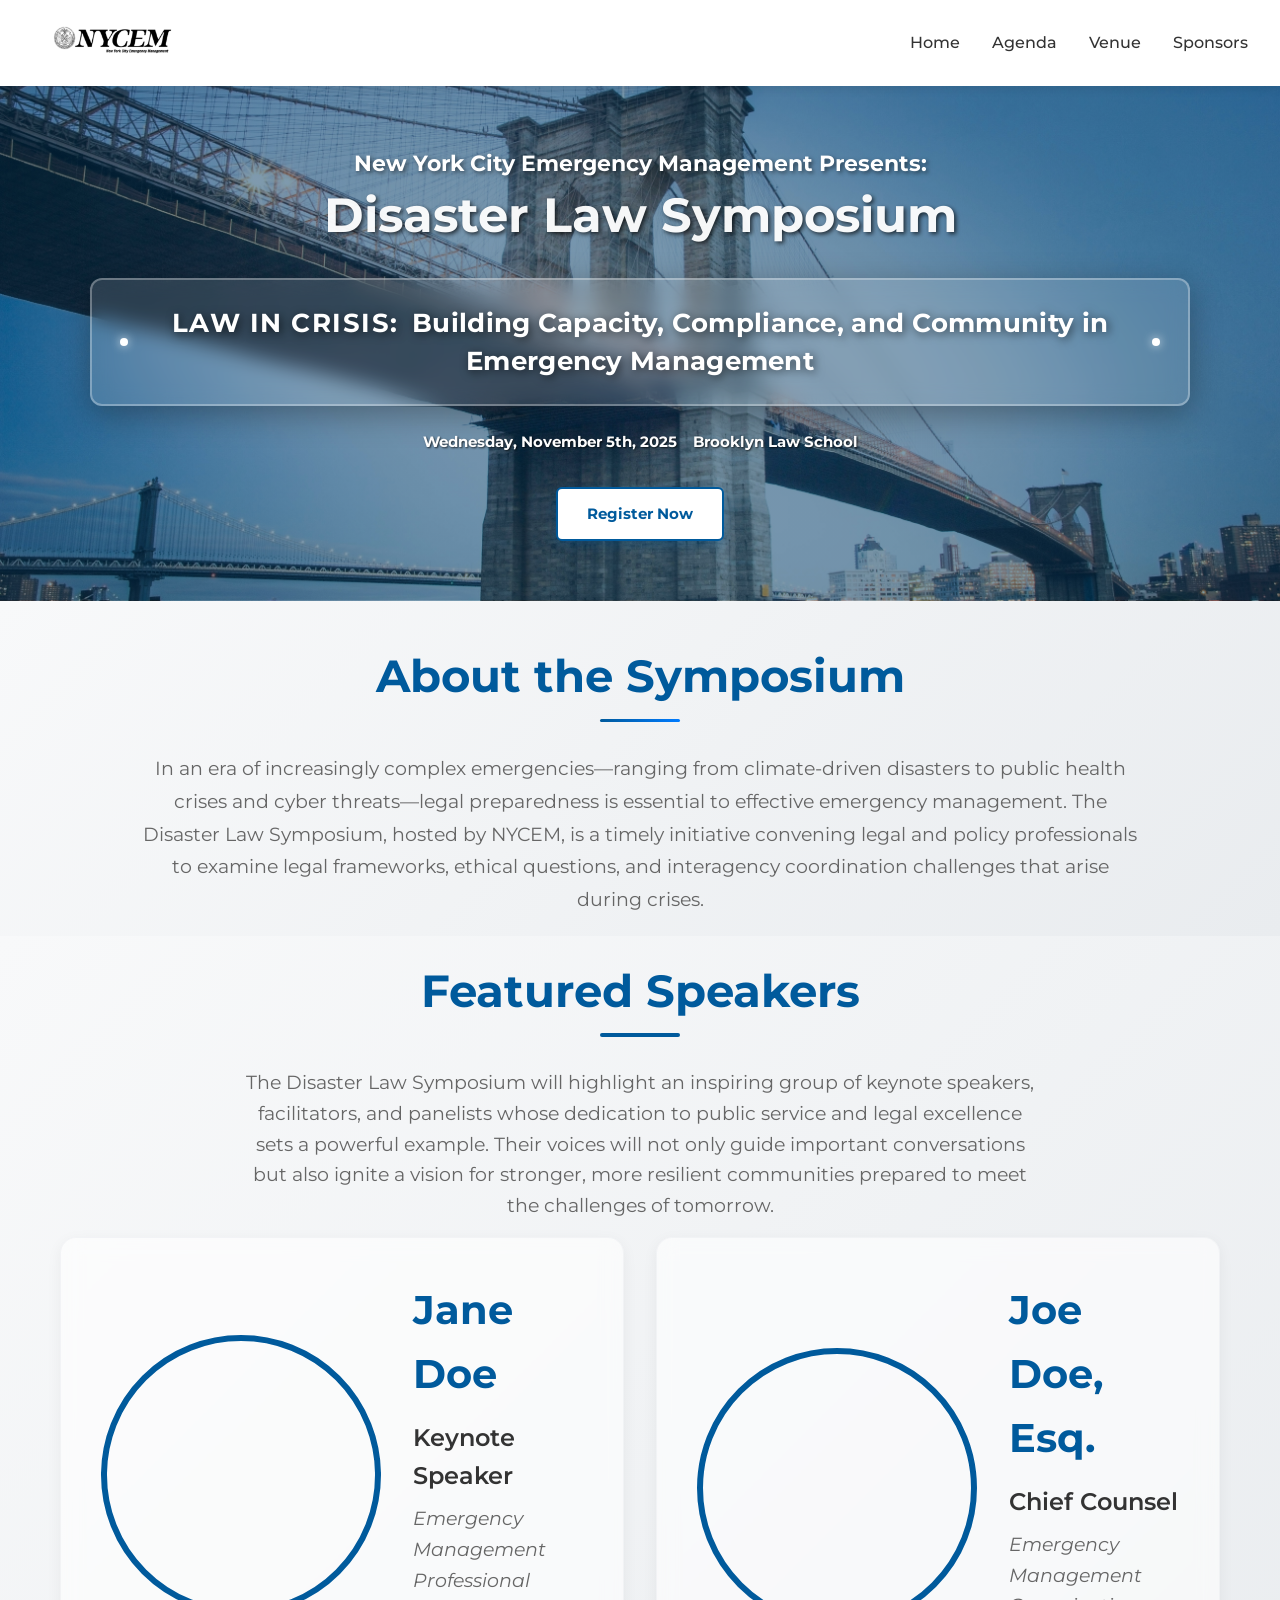
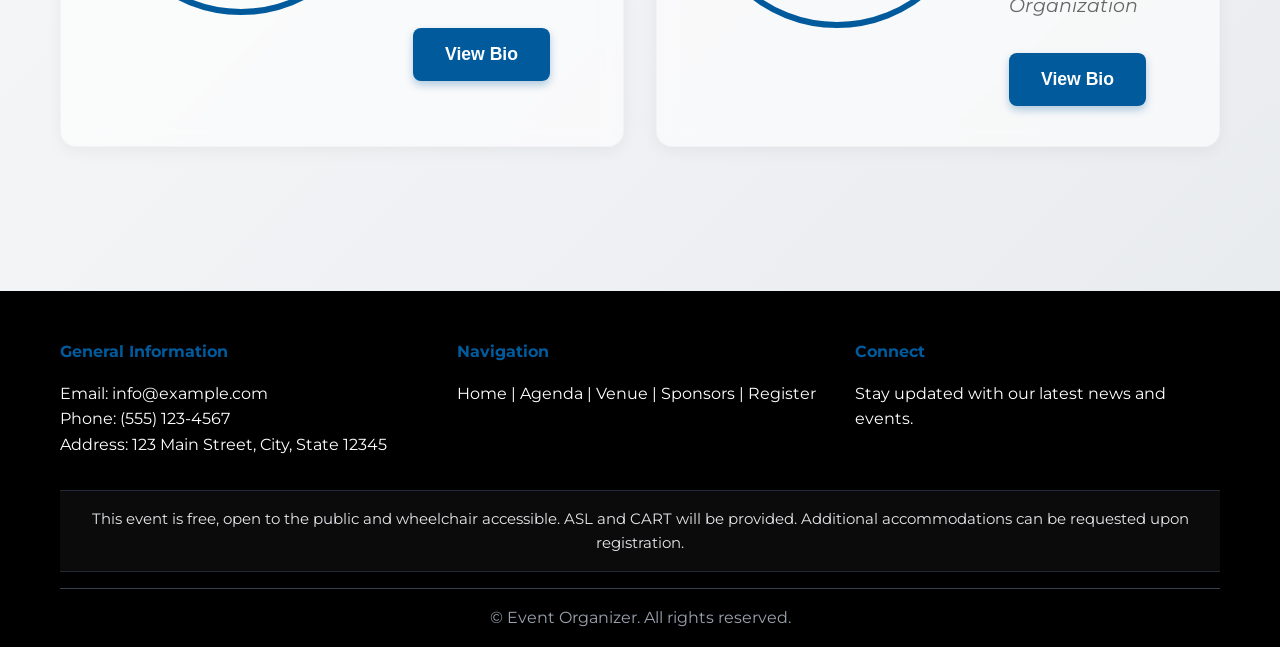
<file: index.html>
<!DOCTYPE html>
<html lang="en">
<head>
    <meta charset="UTF-8">
    <meta name="viewport" content="width=device-width, initial-scale=1.0, user-scalable=no, maximum-scale=1.0, minimum-scale=1.0">
    <title> Disaster Law Symposium </title>
    <link rel="stylesheet" href="index.css">
    <link href="https://fonts.googleapis.com/css2?family=Montserrat:wght@400;700&display=swap" rel="stylesheet">
    <link rel="stylesheet" href="https://cdnjs.cloudflare.com/ajax/libs/font-awesome/6.0.0/css/all.min.css">
    <!-- Preload critical images - Hero image gets highest priority -->
    <link rel="preload" as="image" href="SRC/alexander-rotker--sQ4FsomXEs-unsplash.jpg" fetchpriority="high">
    <link rel="preload" as="image" href="SRC/PH_HS.png">
</head>
<body>
    <!-- Header -->
    <header class="header">
        <nav class="navbar">
            <div class="nav-container">
                <div class="logo-container">
                    <img src="SRC/Screenshot 2025-09-04 161329.png" alt="Logo 1" class="logo-img">
                </div>
                <ul class="nav-menu">
                    <li><a href="index.html">Home</a></li>
                    <li><a href="agenda.html">Agenda</a></li>
                    <li><a href="venue.html">Venue</a></li>
                    <li><a href="sponsors.html">Sponsors</a></li>
                </ul>
                <div class="hamburger">
                    <span></span>
                    <span></span>
                    <span></span>
                </div>
            </div>
        </nav>
    </header>

    <!-- Hero Section -->
    <section id="home" class="hero">
        <!-- Hidden hero image for priority loading -->
        <img src="SRC/alexander-rotker--sQ4FsomXEs-unsplash.jpg" 
             alt="Disaster Law Symposium Hero" 
             style="display: none;" 
             fetchpriority="high" 
             loading="eager">
        <div class="hero-content">
            <div class="hero-text">
                <div class="hero-title">
                    <h1>New York City Emergency Management Presents:</h1>
                    <h2 class="hero-subtitle">Disaster Law Symposium</h2>
                </div>
                <div class="hero-theme-title">
                    <div class="theme-accent-line"></div>
                    <p class="theme-text"><span class="theme-kicker">Law in Crisis:</span> <span class="theme-rest">Building Capacity, Compliance, and Community in Emergency Management</span></p>
                    <div class="theme-accent-line"></div>
                </div>
                <div class="hero-details">
                    <div class="detail-item">
                        <span style="color: white; font-weight: bold;">Wednesday, November 5th, 2025</span>
                    </div>
                    <div class="detail-item">
                        <span style="color: white; font-weight: bold;">Brooklyn Law School</span>
                    </div>
                </div>
                <div class="hero-register">
                    <a href="register.html" class="btn-primary" style="text-decoration: none; display: inline-block;">Register Now</a>
                </div>
            </div>
        </div>
    </section>

    <!-- About Section -->
    <section id="about" class="about">
        <div class="container">
            <div class="about-content">
                <div class="about-info-column-full">
                    <h2>About the Symposium</h2>
                    <p class="section-subtitle">In an era of increasingly complex emergencies—ranging from climate-driven disasters to public health crises and cyber threats—legal preparedness is essential to effective emergency management. The Disaster Law Symposium, hosted by NYCEM, is a timely initiative convening legal and policy professionals to examine legal frameworks, ethical questions, and interagency coordination challenges that arise during crises.</p>
                </div>
            </div>
        </div>
    </section>

    <!-- Featured Speakers Section -->
    <section id="featured-speakers" class="featured-speakers">
        <div class="container">
            <div class="section-header">
                <h2>Featured Speakers</h2>
                <p class="section-subtitle">The Disaster Law Symposium will highlight an inspiring group of keynote speakers, facilitators, and panelists whose dedication to public service and legal excellence sets a powerful example. Their voices will not only guide important conversations but also ignite a vision for stronger, more resilient communities prepared to meet the challenges of tomorrow.</p>
            </div>
            
            <div class="featured-speakers-grid">
                <!-- Keynote Speaker -->
                <div class="featured-speaker-card keynote-card">
                    <div class="featured-speaker-content">
                        <div class="featured-speaker-image">
                            <img src="SRC/PH_HS.png" alt="Jane Doe" class="speaker-img" loading="eager" decoding="async">
                        </div>
                        <div class="featured-speaker-info">
                            <h3 class="featured-speaker-name">Jane Doe</h3>
                            <p class="featured-speaker-title">Keynote Speaker</p>
                            <p class="featured-speaker-organization">Emergency Management Professional</p>
                            <button class="speaker-bio-btn" data-speaker="keynote">View Bio</button>
                        </div>
                    </div>
                </div>
                
                <!-- Chief Counsel -->
                <div class="featured-speaker-card counsel-card">
                    <div class="featured-speaker-content">
                        <div class="featured-speaker-image">
                            <img src="SRC/PH_HS.png" alt="Joe Doe" class="speaker-img" loading="eager" decoding="async">
                        </div>
                        <div class="featured-speaker-info">
                            <h3 class="featured-speaker-name">Joe Doe, Esq.</h3>
                            <p class="featured-speaker-title">Chief Counsel</p>
                            <p class="featured-speaker-organization">Emergency Management Organization</p>
                            <button class="speaker-bio-btn" data-speaker="counsel">View Bio</button>
                        </div>
                    </div>
                </div>
            </div>
            
        </div>
    </section>

    <!-- Footer -->
    <footer class="footer">
        <div class="container">
            <div class="footer-content">
                <div class="footer-section">
                    <h4>General Information</h4>
                    <p>Email: info@example.com</p>
                    <p>Phone: (555) 123-4567</p>
                    <p>Address: 123 Main Street, City, State 12345</p>
                </div>
                <div class="footer-section">
                    <h4>Navigation</h4>
                    <p>Home | Agenda | Venue | Sponsors | Register</p>
                </div>
                <div class="footer-section">
                    <h4>Connect</h4>
                    <p>Stay updated with our latest news and events.</p>
                </div>
            </div>
            <div class="footer-notice">
                <p>This event is free, open to the public and wheelchair accessible. ASL and CART will be provided. Additional accommodations can be requested upon registration.</p>
            </div>
            <div class="footer-bottom">
                <p>&copy; Event Organizer. All rights reserved.</p>
            </div>
        </div>
    </footer>

    <!-- Speaker Bio Modal -->
    <div id="speakerModal" class="modal">
        <div class="modal-content speaker-modal-content">
            <span class="close speaker-modal-close">&times;</span>
            <div class="speaker-modal-info">
                <div class="speaker-modal-photo">
                    <!-- Speaker photo will be inserted here -->
                </div>
                <div class="speaker-modal-details">
                    <h3 id="modalSpeakerName"></h3>
                    <p id="modalSpeakerTitle"></p>
                    <p id="modalSpeakerOrganization"></p>
                    <div id="modalSpeakerBio"></div>
                </div>
            </div>
        </div>
    </div>

    <script src="index.js"></script>
</body>
</html>
</file>
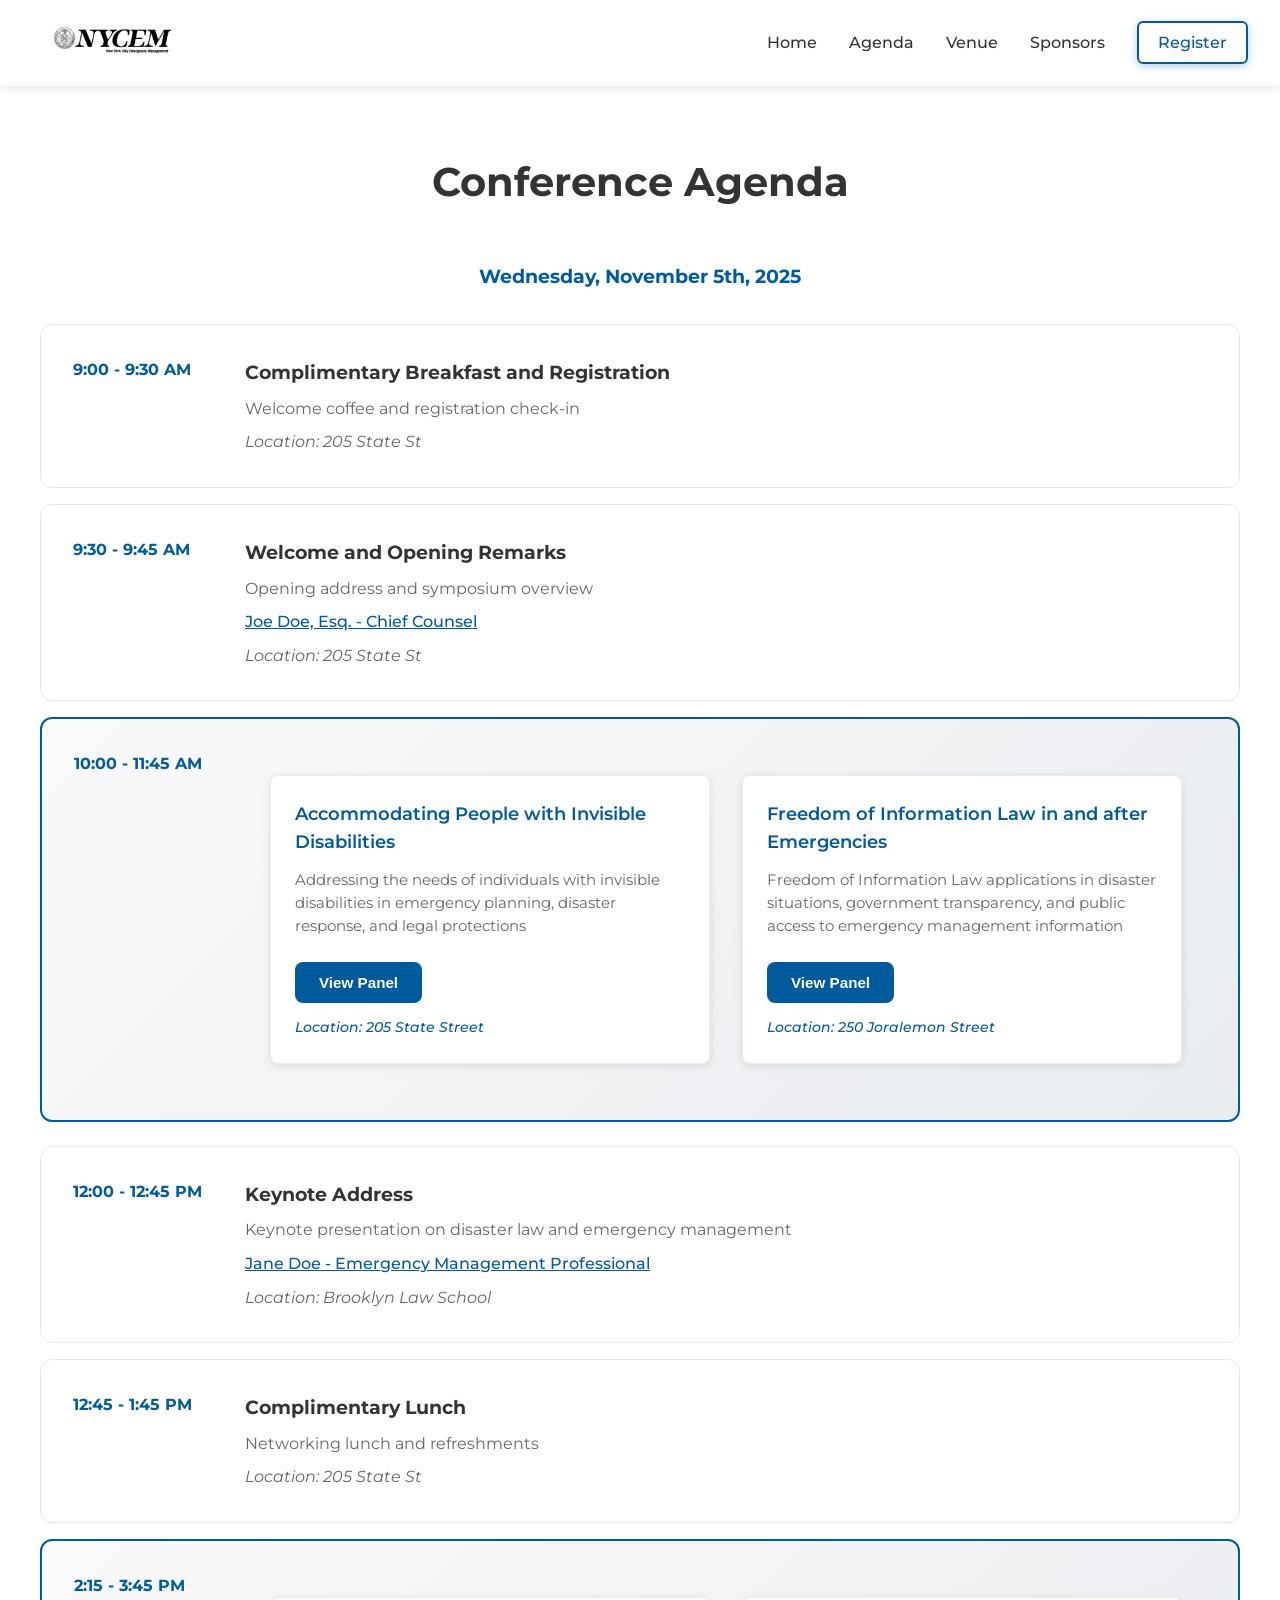
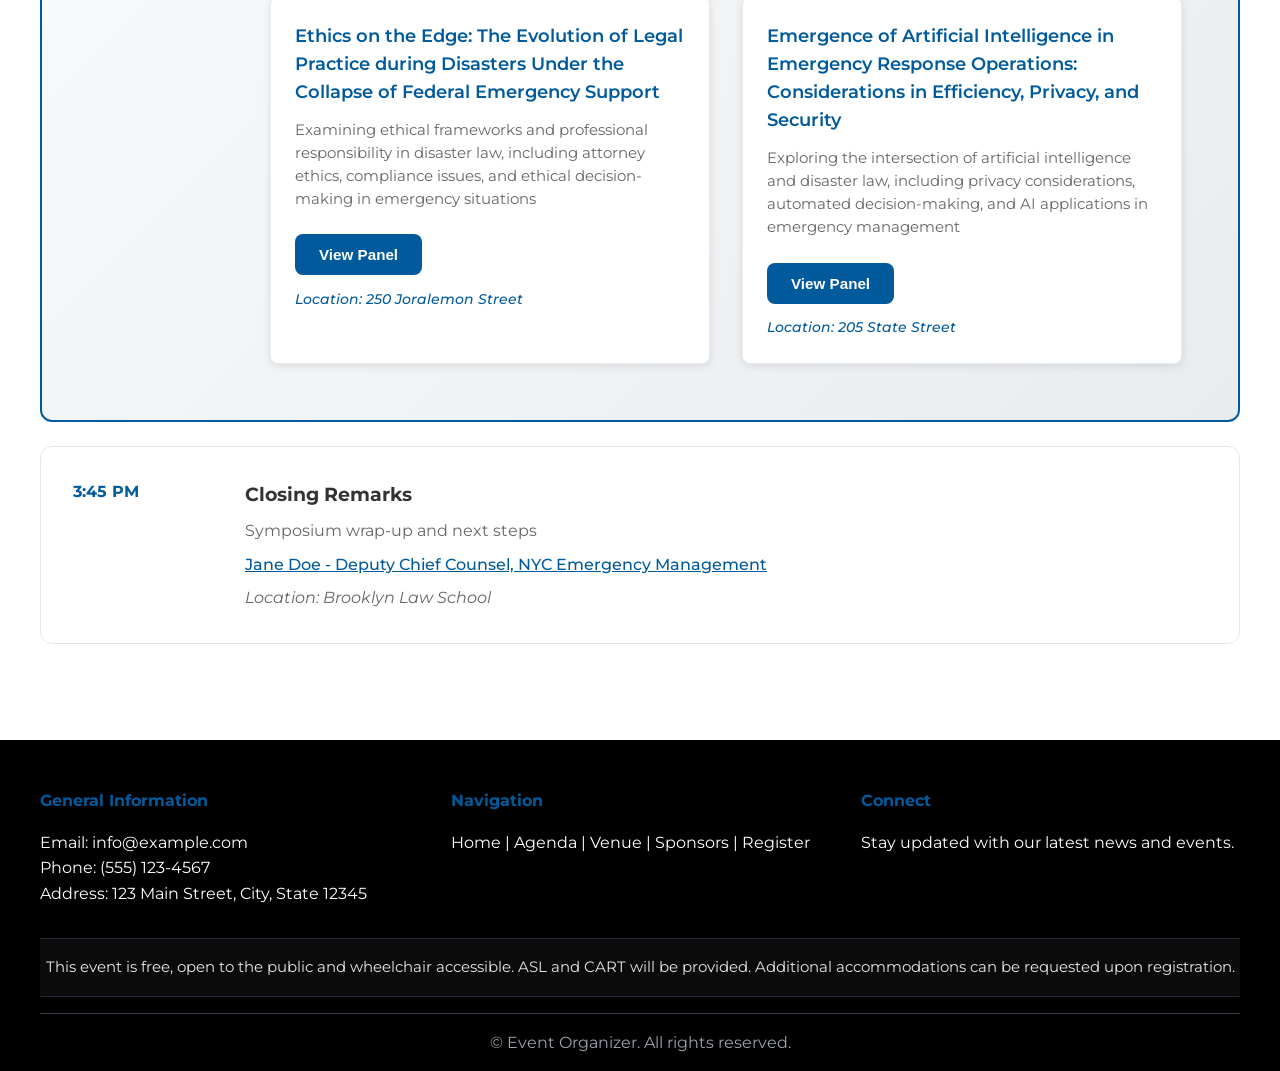
<file: agenda.html>
<!DOCTYPE html>
<html lang="en">
<head>
    <meta charset="UTF-8">
    <meta name="viewport" content="width=device-width, initial-scale=1.0, user-scalable=no, maximum-scale=1.0, minimum-scale=1.0">
    <title>Agenda - Disaster Law Symposium</title>
    <link rel="stylesheet" href="agenda.css">
    <link href="https://fonts.googleapis.com/css2?family=Montserrat:wght@400;700&display=swap" rel="stylesheet">
    <!-- Preload speaker headshots -->
    <link rel="preload" as="image" href="SRC/PH_HS.png">
</head>
<body>
    <!-- Header -->
    <header class="header">
        <nav class="navbar">
            <div class="nav-container">
                <div class="logo-container">
                    <img src="SRC/Screenshot 2025-09-04 161329.png" alt="Logo 1" class="logo-img">
                </div>
                <ul class="nav-menu">
                    <li><a href="index.html">Home</a></li>
                    <li><a href="agenda.html">Agenda</a></li>
                    <li><a href="venue.html">Venue</a></li>
                    <li><a href="sponsors.html">Sponsors</a></li>
                    <li><a href="register.html" class="nav-register-btn">Register</a></li>
                </ul>
                <div class="hamburger">
                    <span></span>
                    <span></span>
                    <span></span>
                </div>
            </div>
        </nav>
    </header>

    <!-- Agenda Section -->
    <section id="agenda" class="agenda">
        <div class="container">
            <h2>Conference Agenda</h2>
            <h3 style="text-align:center; color:#005A9C; margin-bottom:2rem;">Wednesday, November 5th, 2025</h3>
            <div class="agenda-content">
                <div class="schedule-item">
                    <div class="time">9:00 - 9:30 AM</div>
                    <div class="session">
                        <h4>Complimentary Breakfast and Registration</h4>
                        <p>Welcome coffee and registration check-in</p>
                        <span class="location">Location: 205 State St</span>
                    </div>
                </div>
                
                <div class="schedule-item">
                    <div class="time">9:30 - 9:45 AM</div>
                    <div class="session">
                        <h4>Welcome and Opening Remarks</h4>
                        <p>Opening address and symposium overview</p>
                        <span class="speaker clickable-speaker" data-speaker="counsel">Joe Doe, Esq. - Chief Counsel</span>
                        <span class="location">Location: 205 State St</span>
                    </div>
                </div>
                
                <div class="schedule-item parallel-session">
                    <div class="time">10:00 - 11:45 AM</div>
                    <div class="parallel-panels">
                        <div class="panel-session">
                            <h4 class="clickable-course" data-course="disabilities-course">Accommodating People with Invisible Disabilities</h4>
                            <p>Addressing the needs of individuals with invisible disabilities in emergency planning, disaster response, and legal protections</p>
                            <button class="view-panel-btn" data-panel="disabilities-panel">View Panel</button>
                            <span class="location">Location: 205 State Street</span>
                        </div>
                        <div class="panel-session">
                            <h4 class="clickable-course" data-course="foil-course">Freedom of Information Law in and after Emergencies</h4>
                            <p>Freedom of Information Law applications in disaster situations, government transparency, and public access to emergency management information</p>
                            <button class="view-panel-btn" data-panel="foil-panel">View Panel</button>
                            <span class="location">Location: 250 Joralemon Street</span>
                        </div>
                    </div>
                </div>
                
                <div class="schedule-item">
                    <div class="time">12:00 - 12:45 PM</div>
                    <div class="session">
                        <h4>Keynote Address</h4>
                        <p>Keynote presentation on disaster law and emergency management</p>
                        <span class="speaker clickable-speaker" data-speaker="keynote">Jane Doe - Emergency Management Professional</span>
                        <span class="location">Location: Brooklyn Law School</span>
                    </div>
                </div>
                
                <div class="schedule-item">
                    <div class="time">12:45 - 1:45 PM</div>
                    <div class="session">
                        <h4>Complimentary Lunch</h4>
                        <p>Networking lunch and refreshments</p>
                        <span class="location">Location: 205 State St</span>
                    </div>
                </div>
                
                <div class="schedule-item parallel-session">
                    <div class="time">2:15 - 3:45 PM</div>
                    <div class="parallel-panels">
                        <div class="panel-session">
                            <h4 class="clickable-course" data-course="ethics-course">Ethics on the Edge: The Evolution of Legal Practice during Disasters Under the Collapse of Federal Emergency Support</h4>
                            <p>Examining ethical frameworks and professional responsibility in disaster law, including attorney ethics, compliance issues, and ethical decision-making in emergency situations</p>
                            <button class="view-panel-btn" data-panel="ethics-panel">View Panel</button>
                            <span class="location">Location: 250 Joralemon Street</span>
                        </div>
                        <div class="panel-session">
                            <h4 class="clickable-course" data-course="ai-course">Emergence of Artificial Intelligence in Emergency Response Operations: Considerations in Efficiency, Privacy, and Security </h4>
                            <p>Exploring the intersection of artificial intelligence and disaster law, including privacy considerations, automated decision-making, and AI applications in emergency management</p>
                            <button class="view-panel-btn" data-panel="ai-panel">View Panel</button>
                            <span class="location">Location: 205 State Street</span>
                        </div>
                    </div>
                </div>
                
                <div class="schedule-item">
                    <div class="time">3:45 PM</div>
                    <div class="session">
                        <h4>Closing Remarks</h4>
                        <p>Symposium wrap-up and next steps</p>
                        <span class="speaker clickable-traci">Jane Doe - Deputy Chief Counsel, NYC Emergency Management</span>
                        <span class="location">Location: Brooklyn Law School</span>
                    </div>
                </div>
            </div>
        </div>
    </section>

    <!-- Footer -->
    <footer class="footer">
        <div class="container">
            <div class="footer-content">
                <div class="footer-section">
                    <h4>General Information</h4>
                    <p>Email: info@example.com</p>
                    <p>Phone: (555) 123-4567</p>
                    <p>Address: 123 Main Street, City, State 12345</p>
                </div>
                <div class="footer-section">
                    <h4>Navigation</h4>
                    <p>Home | Agenda | Venue | Sponsors | Register</p>
                </div>
                <div class="footer-section">
                    <h4>Connect</h4>
                    <p>Stay updated with our latest news and events.</p>
                </div>
            </div>
            <div class="footer-notice">
                <p>This event is free, open to the public and wheelchair accessible. ASL and CART will be provided. Additional accommodations can be requested upon registration.</p>
            </div>
            <div class="footer-bottom">
                <p>&copy; Event Organizer. All rights reserved.</p>
            </div>
        </div>
    </footer>

    <!-- Panel Modal -->
    <div id="panelModal" class="modal">
        <div class="modal-content panel-modal-content">
            <span class="close">&times;</span>
            <h3 id="panelModalTitle"></h3>
            <div id="panelModalSpeakers" class="panel-speakers-grid">
                <!-- Speaker cards will be populated here -->
            </div>
        </div>
    </div>

    <!-- Individual Speaker Bio Modal -->
    <div id="speakerBioModal" class="modal">
        <div class="modal-content speaker-modal-content">
            <span class="close speaker-modal-close">&times;</span>
            <div class="speaker-modal-info">
                <div class="speaker-modal-photo">
                    <!-- Speaker photo will be inserted here -->
                </div>
                <div class="speaker-modal-details">
                    <h3 id="speakerBioName"></h3>
                    <p id="speakerBioTitle"></p>
                    <p id="speakerBioOrganization"></p>
                    <div id="speakerBioText"></div>
                </div>
            </div>
        </div>
    </div>

    <!-- Speaker Modal -->
    <div id="speakerModal" class="modal">
        <div class="modal-content speaker-modal-content">
            <span class="close speaker-modal-close">&times;</span>
            <div class="speaker-modal-info">
                <div class="speaker-modal-photo">
                    <!-- Speaker photo will be inserted here -->
                </div>
                <div class="speaker-modal-details">
                    <h3 id="modalSpeakerName"></h3>
                    <p id="modalSpeakerTitle"></p>
                    <p id="modalSpeakerOrganization"></p>
                    <div id="modalSpeakerBio"></div>
                </div>
            </div>
        </div>
    </div>

    <!-- Course Information Modal -->
    <div id="courseModal" class="modal">
        <div class="modal-content course-modal-content">
            <span class="close">&times;</span>
            <h3 id="courseModalTitle"></h3>
            <div id="courseModalContent"></div>
        </div>
    </div>

    <script src="agenda.js"></script>
</body>
</html>
</file>
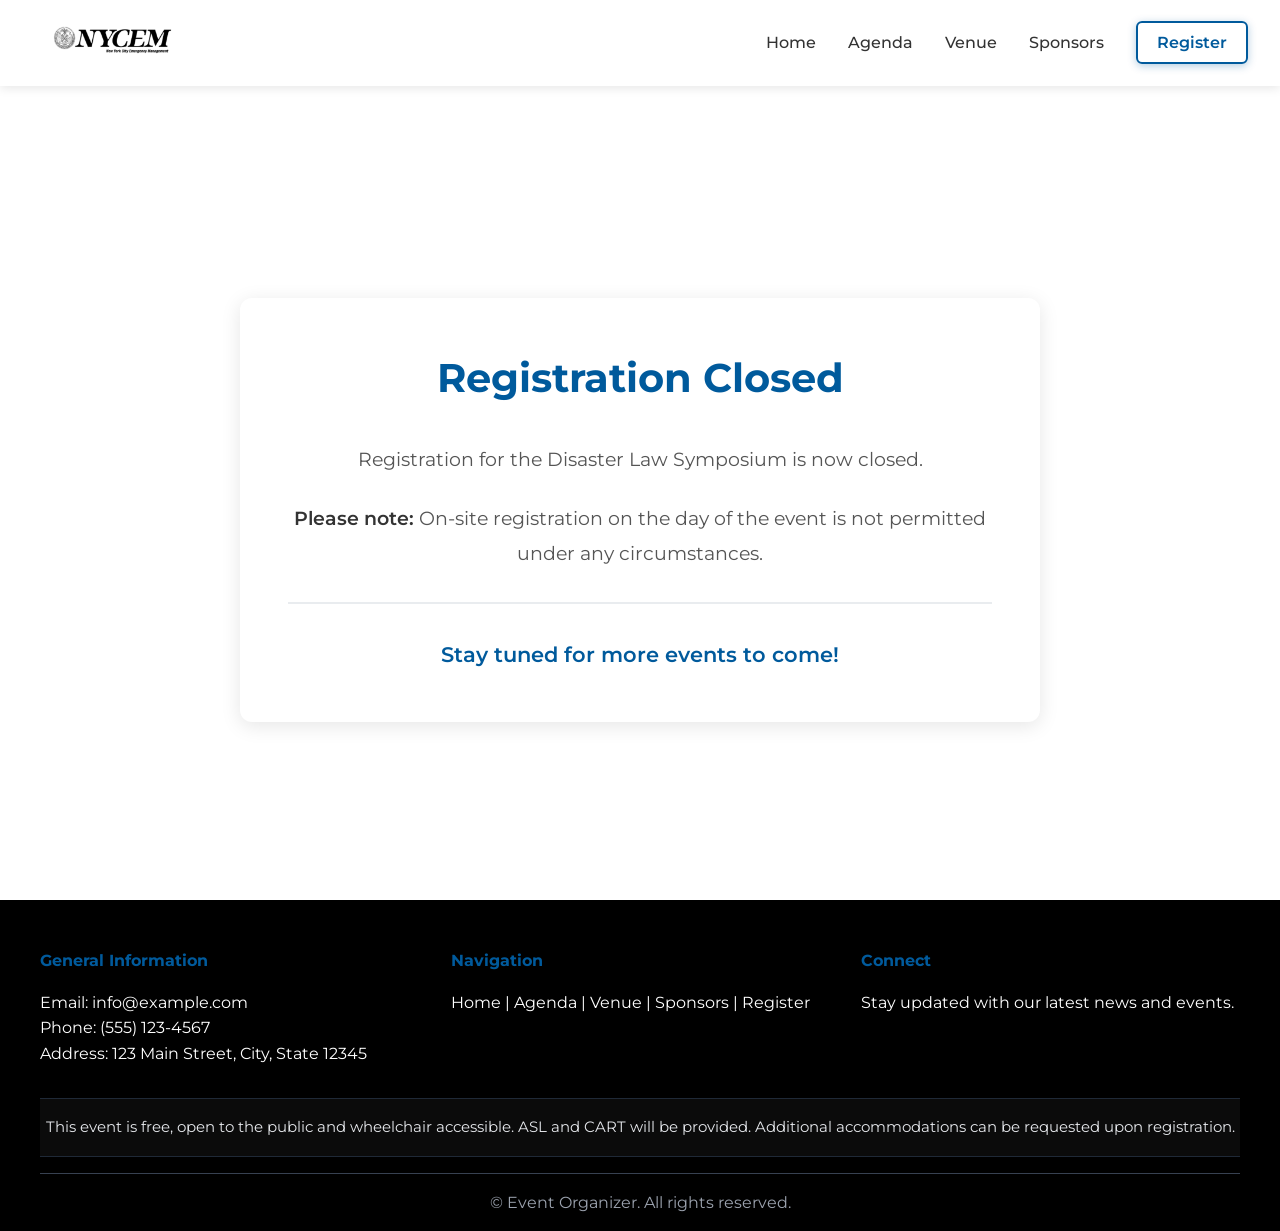
<file: register.html>
<!DOCTYPE html>
<html lang="en">
<head>
    <meta charset="UTF-8">
    <meta name="viewport" content="width=device-width, initial-scale=1.0, user-scalable=no, maximum-scale=1.0, minimum-scale=1.0">
    <title>Registration - Disaster Law Symposium</title>
    <link rel="stylesheet" href="register.css">
    <link href="https://fonts.googleapis.com/css2?family=Montserrat:wght@400;700&display=swap" rel="stylesheet">
</head>
<body>
    <!-- Header -->
    <header class="header">
        <nav class="navbar">
            <div class="nav-container">
                <div class="logo-container">
                    <img src="SRC/Screenshot 2025-09-04 161329.png" alt="Logo 1" class="logo-img">
                </div>
                <ul class="nav-menu">
                    <li><a href="index.html">Home</a></li>
                    <li><a href="agenda.html">Agenda</a></li>
                    <li><a href="venue.html">Venue</a></li>
                    <li><a href="sponsors.html">Sponsors</a></li>
                    <li><a href="register.html" class="nav-register-btn active-page">Register</a></li>
                </ul>
                <div class="hamburger">
                    <span></span>
                    <span></span>
                    <span></span>
                </div>
            </div>
        </nav>
    </header>

    <!-- Registration Section -->
    <section id="registration" class="registration">
        <div class="container">
            <div class="registration-content">
                <div class="registration-message">
                    <h2>Registration Closed</h2>
                    <div class="message-text">
                        <p>Registration for the Disaster Law Symposium is now closed.</p>
                        <p><strong>Please note:</strong> On-site registration on the day of the event is not permitted under any circumstances.</p>
                        <p class="stay-tuned">Stay tuned for more events to come!</p>
                    </div>
                </div>
            </div>
        </div>
    </section>

    <!-- Footer -->
    <footer class="footer">
        <div class="container">
            <div class="footer-content">
                <div class="footer-section">
                    <h4>General Information</h4>
                    <p>Email: info@example.com</p>
                    <p>Phone: (555) 123-4567</p>
                    <p>Address: 123 Main Street, City, State 12345</p>
                </div>
                <div class="footer-section">
                    <h4>Navigation</h4>
                    <p>Home | Agenda | Venue | Sponsors | Register</p>
                </div>
                <div class="footer-section">
                    <h4>Connect</h4>
                    <p>Stay updated with our latest news and events.</p>
                </div>
            </div>
            <div class="footer-notice">
                <p>This event is free, open to the public and wheelchair accessible. ASL and CART will be provided. Additional accommodations can be requested upon registration.</p>
            </div>
            <div class="footer-bottom">
                <p>&copy; Event Organizer. All rights reserved.</p>
            </div>
        </div>
    </footer>

    <script src="register.js"></script>
</body>
</html>
</file>
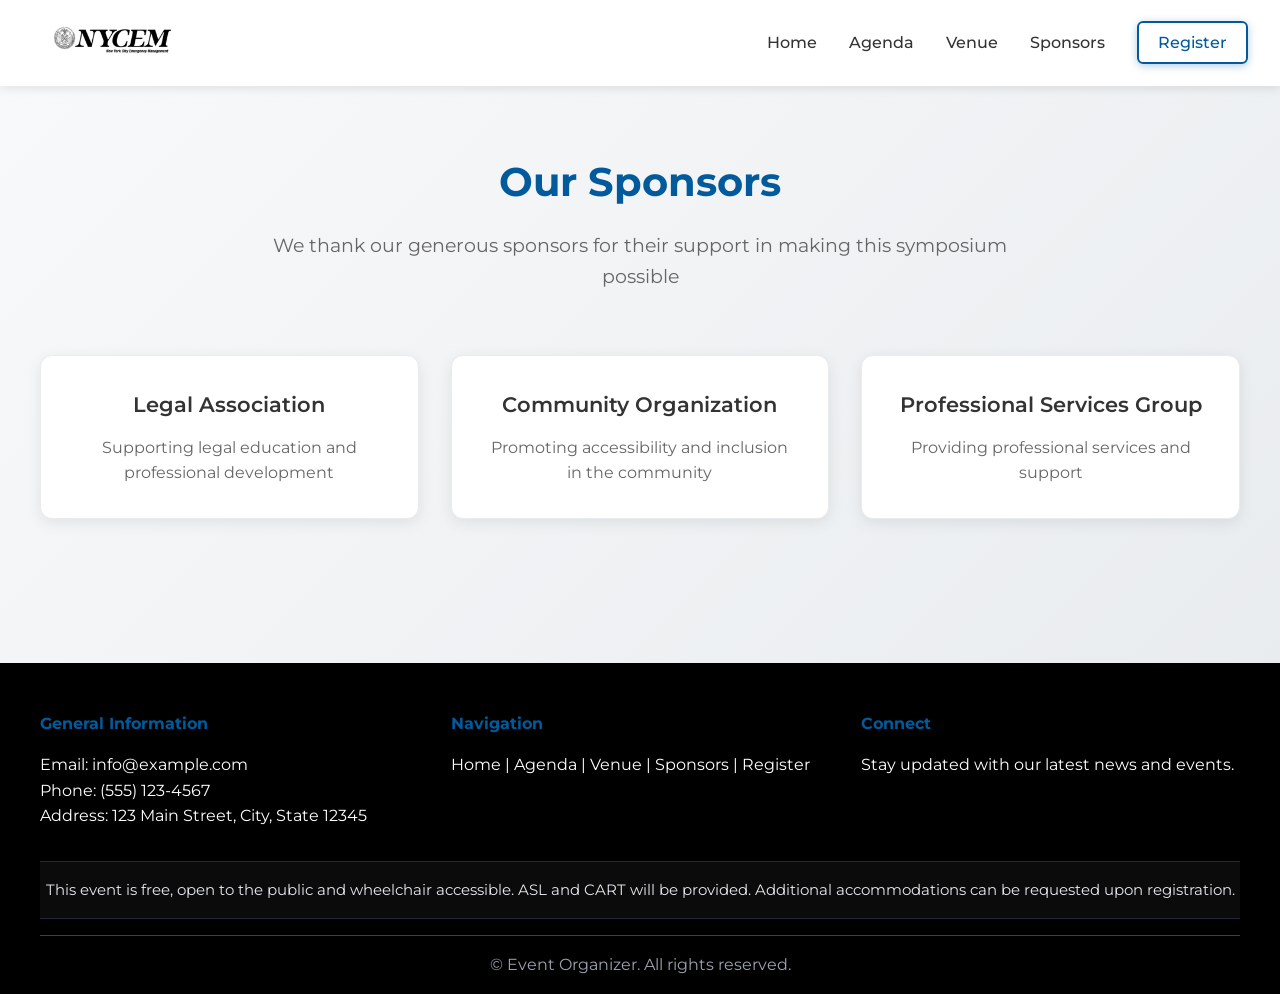
<file: sponsors.html>
<!DOCTYPE html>
<html lang="en">
<head>
    <meta charset="UTF-8">
    <meta name="viewport" content="width=device-width, initial-scale=1.0, user-scalable=no, maximum-scale=1.0, minimum-scale=1.0">
    <title>Sponsors - Disaster Law Symposium</title>
    <link rel="stylesheet" href="sponsors.css">
    <link href="https://fonts.googleapis.com/css2?family=Montserrat:wght@400;700&display=swap" rel="stylesheet">
    <link rel="stylesheet" href="https://cdnjs.cloudflare.com/ajax/libs/font-awesome/6.0.0/css/all.min.css">
</head>
<body>
    <!-- Header -->
    <header class="header">
        <nav class="navbar">
            <div class="nav-container">
                <div class="logo-container">
                    <img src="SRC/Screenshot 2025-09-04 161329.png" alt="Logo 1" class="logo-img">
                </div>
                <ul class="nav-menu">
                    <li><a href="index.html">Home</a></li>
                    <li><a href="agenda.html">Agenda</a></li>
                    <li><a href="venue.html">Venue</a></li>
                    <li><a href="sponsors.html">Sponsors</a></li>
                    <li><a href="register.html" class="nav-register-btn">Register</a></li>
                </ul>
                <div class="hamburger">
                    <span></span>
                    <span></span>
                    <span></span>
                </div>
            </div>
        </nav>
    </header>

    <!-- Sponsors Section -->
    <section id="sponsors" class="sponsors">
        <div class="container">
            <h2>Our Sponsors</h2>
            <p class="section-subtitle">We thank our generous sponsors for their support in making this symposium possible</p>
            
            <!-- Sponsors -->
            <div class="sponsor-tier">
                <div class="sponsors-grid supporting-sponsors">
                    <div class="sponsor-card supporting-sponsor">
                        <div class="sponsor-info">
                            <h4>Legal Association</h4>
                            <p class="sponsor-description">Supporting legal education and professional development</p>
                        </div>
                    </div>
                    <div class="sponsor-card supporting-sponsor">
                        <div class="sponsor-info">
                            <h4>Community Organization</h4>
                            <p class="sponsor-description">Promoting accessibility and inclusion in the community</p>
                        </div>
                    </div>
                    <div class="sponsor-card supporting-sponsor">
                        <div class="sponsor-info">
                            <h4>Professional Services Group</h4>
                            <p class="sponsor-description">Providing professional services and support</p>
                        </div>
                    </div>
                </div>
            </div>

        </div>
    </section>

    <!-- Footer -->
    <footer class="footer">
        <div class="container">
            <div class="footer-content">
                <div class="footer-section">
                    <h4>General Information</h4>
                    <p>Email: info@example.com</p>
                    <p>Phone: (555) 123-4567</p>
                    <p>Address: 123 Main Street, City, State 12345</p>
                </div>
                <div class="footer-section">
                    <h4>Navigation</h4>
                    <p>Home | Agenda | Venue | Sponsors | Register</p>
                </div>
                <div class="footer-section">
                    <h4>Connect</h4>
                    <p>Stay updated with our latest news and events.</p>
                </div>
            </div>
            <div class="footer-notice">
                <p>This event is free, open to the public and wheelchair accessible. ASL and CART will be provided. Additional accommodations can be requested upon registration.</p>
            </div>
            <div class="footer-bottom">
                <p>&copy; Event Organizer. All rights reserved.</p>
            </div>
        </div>
    </footer>

    <script src="sponsors.js"></script>
</body>
</html>
</file>
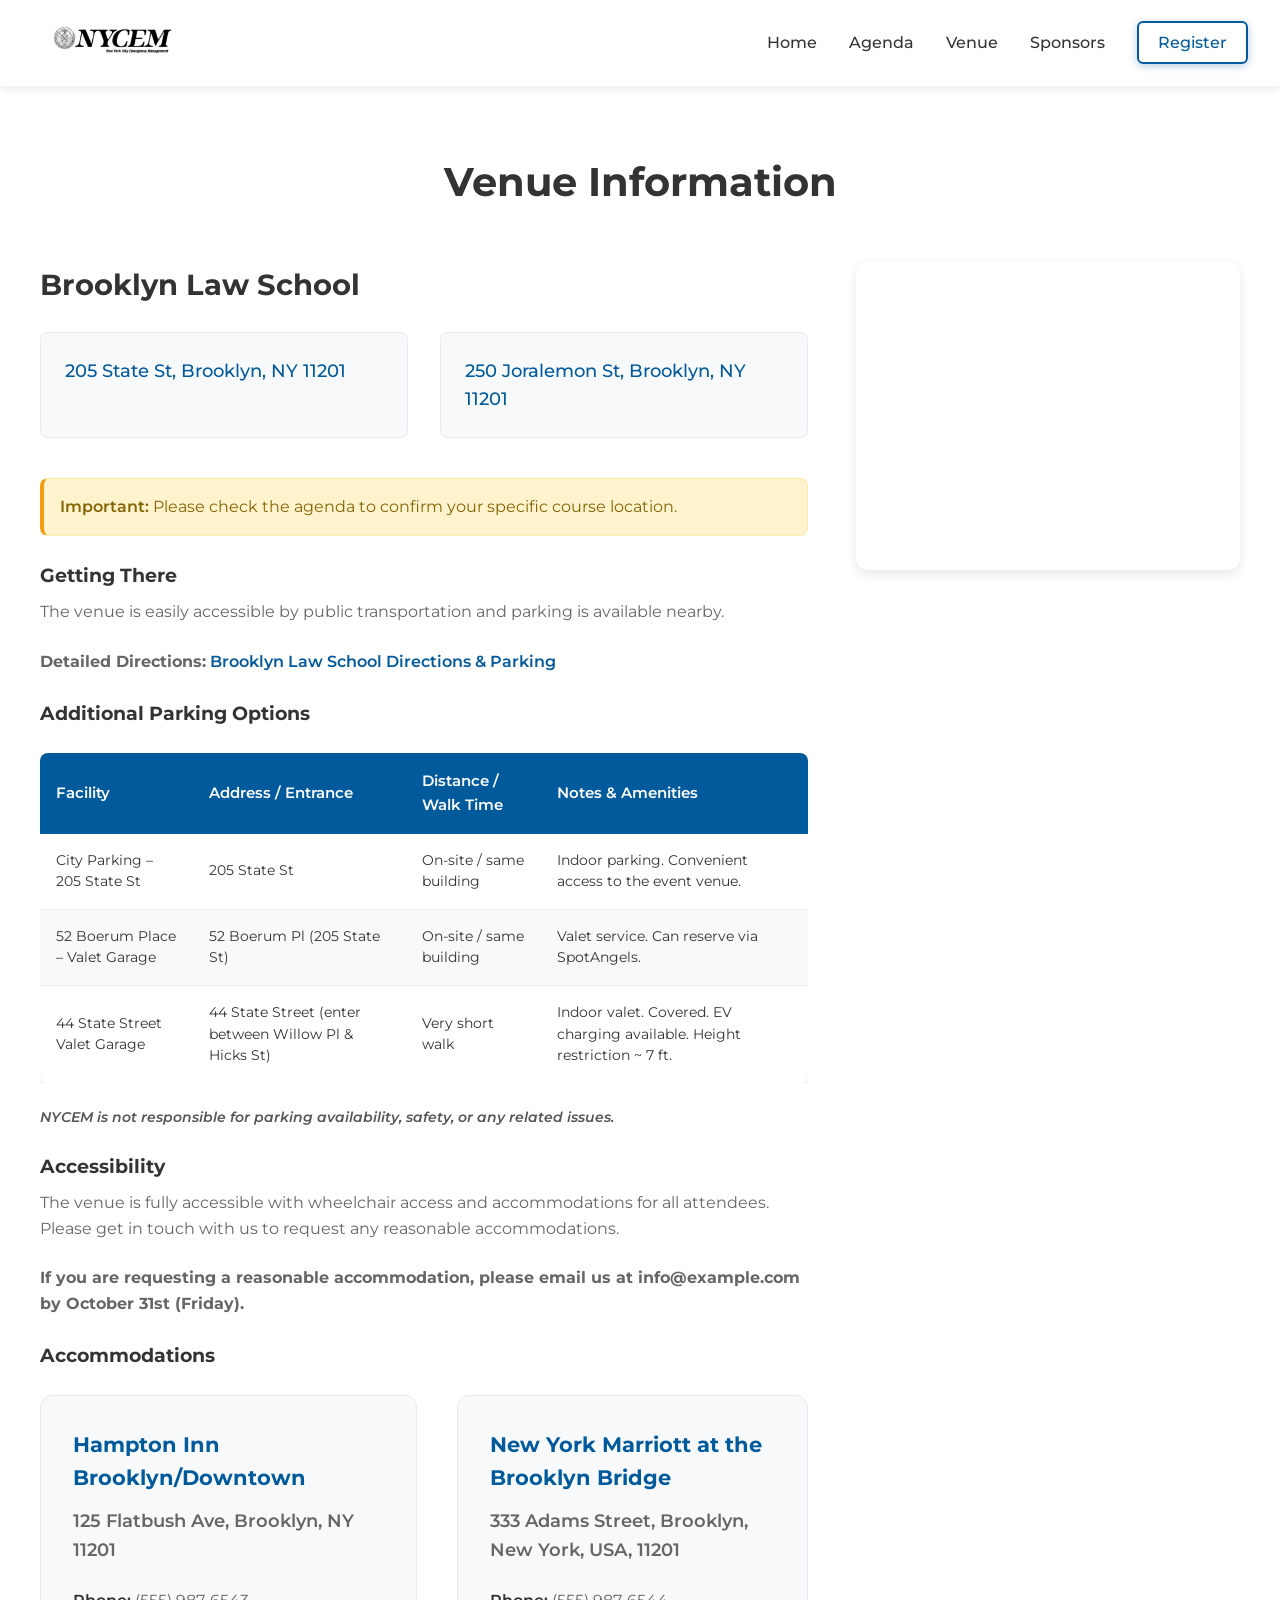
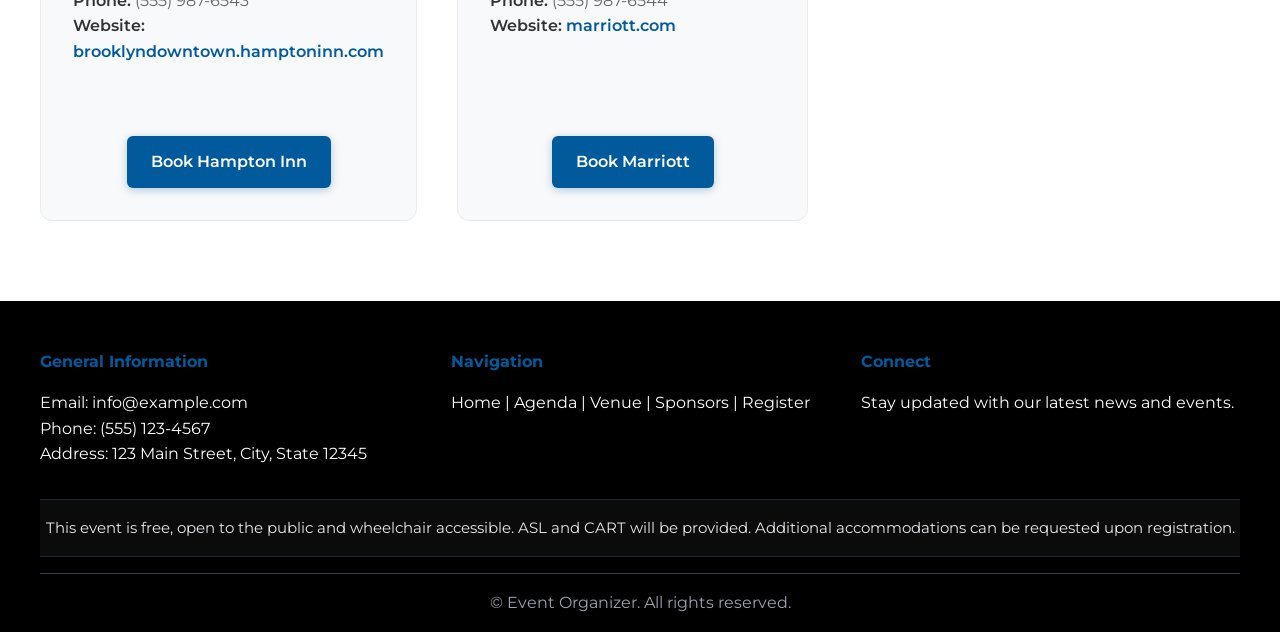
<file: venue.html>
<!DOCTYPE html>
<html lang="en">
<head>
    <meta charset="UTF-8">
    <meta name="viewport" content="width=device-width, initial-scale=1.0, user-scalable=no, maximum-scale=1.0, minimum-scale=1.0">
    <title>Venue - Disaster Law Symposium</title>
    <link rel="stylesheet" href="venue.css">
    <link href="https://fonts.googleapis.com/css2?family=Montserrat:wght@400;700&display=swap" rel="stylesheet">
</head>
<body>
    <!-- Header -->
    <header class="header">
        <nav class="navbar">
            <div class="nav-container">
                <div class="logo-container">
                    <img src="SRC/Screenshot 2025-09-04 161329.png" alt="Logo 1" class="logo-img">
                </div>
                <ul class="nav-menu">
                    <li><a href="index.html">Home</a></li>
                    <li><a href="agenda.html">Agenda</a></li>
                    <li><a href="venue.html">Venue</a></li>
                    <li><a href="sponsors.html">Sponsors</a></li>
                    <li><a href="register.html" class="nav-register-btn">Register</a></li>
                </ul>
                <div class="hamburger">
                    <span></span>
                    <span></span>
                    <span></span>
                </div>
            </div>
        </nav>
    </header>

    <!-- Venue Section -->
    <section id="venue" class="venue">
        <div class="container">
            <h2>Venue Information</h2>
            <div class="venue-content">
                <div class="venue-details">
                    <h3>Brooklyn Law School</h3>
                    <div class="venue-locations">
                        <div class="location-item">
                            <a href="https://www.google.com/maps/search/205+State+St,+Brooklyn,+NY+11201" target="_blank" class="location-address">205 State St, Brooklyn, NY 11201</a>
                        </div>
                        <div class="location-item">
                            <a href="https://www.google.com/maps/search/250+Joralemon+St,+Brooklyn,+NY+11201" target="_blank" class="location-address">250 Joralemon St, Brooklyn, NY 11201</a>
                        </div>
                    </div>
                    <div class="venue-disclaimer">
                        <p><strong>Important:</strong> Please check the agenda to confirm your specific course location.</p>
                    </div>
                    <div class="venue-info">
                        <h4>Getting There</h4>
                        <p>The venue is easily accessible by public transportation and parking is available nearby.</p>
                        <p><strong>Detailed Directions:</strong> <a href="https://www.brooklaw.edu/maps-directions-parking/directions/?utm_source=chatgpt.com" target="_blank" rel="noopener noreferrer">Brooklyn Law School Directions & Parking</a></p>
                        
                        <h4>Additional Parking Options</h4>
                        <div class="parking-table">
                            <table>
                                <thead>
                                    <tr>
                                        <th>Facility</th>
                                        <th>Address / Entrance</th>
                                        <th>Distance / Walk Time</th>
                                        <th>Notes & Amenities</th>
                                    </tr>
                                </thead>
                                <tbody>
                                    <tr>
                                        <td>City Parking – 205 State St</td>
                                        <td>205 State St</td>
                                        <td>On-site / same building</td>
                                        <td>Indoor parking. Convenient access to the event venue.</td>
                                    </tr>
                                    <tr>
                                        <td>52 Boerum Place – Valet Garage</td>
                                        <td>52 Boerum Pl (205 State St)</td>
                                        <td>On-site / same building</td>
                                        <td>Valet service. Can reserve via SpotAngels.</td>
                                    </tr>
                                    <tr>
                                        <td>44 State Street Valet Garage</td>
                                        <td>44 State Street (enter between Willow Pl & Hicks St)</td>
                                        <td>Very short walk</td>
                                        <td>Indoor valet. Covered. EV charging available. Height restriction ~ 7 ft.</td>
                                    </tr>
                                </tbody>
                            </table>
                        </div>
                        <p class="parking-disclaimer"><strong>NYCEM is not responsible for parking availability, safety, or any related issues.</strong></p>
                        
                        <h4>Accessibility</h4>
                        <p>The venue is fully accessible with wheelchair access and accommodations for all attendees. Please get in touch with us to request any reasonable accommodations.</p>
                        <p><strong>If you are requesting a reasonable accommodation, please email us at info@example.com by October 31st (Friday).</strong></p>
                        
                        <h4>Accommodations</h4>
                        <div class="hotels-container">
                            <div class="hotel-info">
                                <h5>Hampton Inn Brooklyn/Downtown</h5>
                                <p class="hotel-address">125 Flatbush Ave, Brooklyn, NY 11201</p>
                                <p class="hotel-contact">
                                    <strong>Phone:</strong> (555) 987-6543<br>
                                    <strong>Website:</strong> <a href="https://brooklyndowntown.hamptoninn.com" target="_blank" rel="noopener noreferrer">brooklyndowntown.hamptoninn.com</a>
                                </p>
                                <div class="hotel-booking">
                                    <a href="https://www.hilton.com/en/attend-my-event/nycbohx-91i-56cd82e6-5310-4304-835b-5afea1ef549f/" target="_blank" rel="noopener noreferrer" class="booking-btn">Book Hampton Inn</a>
                                </div>
                            </div>
                            
                            <div class="hotel-info">
                                <h5>New York Marriott at the Brooklyn Bridge</h5>
                                <p class="hotel-address">333 Adams Street, Brooklyn, New York, USA, 11201</p>
                                <p class="hotel-contact">
                                    <strong>Phone:</strong> (555) 987-6544<br>
                                    <strong>Website:</strong> <a href="https://www.marriott.com/en-us/hotels/nycbk-new-york-marriott-at-the-brooklyn-bridge/overview/?scid=ba372e19-3116-406f-8c8c-cd1679a20d2d" target="_blank" rel="noopener noreferrer">marriott.com</a>
                                </p>
                                <div class="hotel-booking">
                                    <a href="https://book.passkey.com/event/51103702/owner/13490/home?utm_campaign=298379295" target="_blank" rel="noopener noreferrer" class="booking-btn">Book Marriott</a>
                                </div>
                            </div>
                        </div>
                    </div>
                </div>
                <div class="venue-map">
                    <div class="map-placeholder">
                        <iframe 
                            src="https://www.google.com/maps/embed?pb=!1m18!1m12!1m3!1d3024.1234567890123!2d-73.98765432109876!3d40.69234567890123!2m3!1f0!2f0!3f0!3m2!1i1024!2i768!4f13.1!3m3!1m2!1s0x0%3A0x0!2zNDDCsDQxJzM0LjQiTiA3M8KwNTknMTUuNiJX!5e0!3m2!1sen!2sus!4v1234567890123"
                            width="100%" 
                            height="300" 
                            style="border:0;" 
                            allowfullscreen="" 
                            loading="lazy" 
                            referrerpolicy="no-referrer-when-downgrade">
                        </iframe>
                    </div>
                </div>
            </div>
        </div>
    </section>

    <!-- Footer -->
    <footer class="footer">
        <div class="container">
            <div class="footer-content">
                <div class="footer-section">
                    <h4>General Information</h4>
                    <p>Email: info@example.com</p>
                    <p>Phone: (555) 123-4567</p>
                    <p>Address: 123 Main Street, City, State 12345</p>
                </div>
                <div class="footer-section">
                    <h4>Navigation</h4>
                    <p>Home | Agenda | Venue | Sponsors | Register</p>
                </div>
                <div class="footer-section">
                    <h4>Connect</h4>
                    <p>Stay updated with our latest news and events.</p>
                </div>
            </div>
            <div class="footer-notice">
                <p>This event is free, open to the public and wheelchair accessible. ASL and CART will be provided. Additional accommodations can be requested upon registration.</p>
            </div>
            <div class="footer-bottom">
                <p>&copy; Event Organizer. All rights reserved.</p>
            </div>
        </div>
    </footer>

    <script src="venue.js"></script>
</body>
</html>
</file>
<file: index.css>
/* Reset and Base Styles */
* {
    margin: 0;
    padding: 0;
    box-sizing: border-box;
}

/* Optimize image loading performance */
img {
    content-visibility: auto;
    contain-intrinsic-size: 0 0;
}

body {
    font-family: 'Montserrat', BlinkMacSystemFont, 'Segoe UI', Roboto, sans-serif;
    line-height: 1.6;
    color: #333;
    background-color: #ffffff;
    overflow-x: hidden;
}

.container {
    max-width: 1600px;
    width: 100%;
    margin: 0 auto;
    padding: 0 60px;
}

@media (max-width: 768px) {
    .container {
        padding: 0 20px;
    }
}

/* Header Styles */
.header {
    background: #fff;
    box-shadow: 0 2px 10px rgba(0,0,0,0.1);
    position: fixed;
    width: 100%;
    top: 0;
    z-index: 1000;
}

.nav-container {
    max-width: none;
    width: 100%;
    margin: 0;
    display: flex;
    justify-content: space-between;
    align-items: center;
    padding: 0.8rem 2rem;
}

.logo-container {
    display: flex;
    align-items: center;
    gap: 15px;
}

.logo-img {
    height: 60px;
    width: auto;
}

.nav-menu {
    display: flex;
    list-style: none;
    gap: 2rem;
    align-items: center;
    flex: 1;
    justify-content: flex-end;
}

.nav-menu a {
    text-decoration: none;
    color: #333;
    font-weight: 500;
    transition: color 0.3s ease;
}

.nav-menu a:hover {
    color: #005A9C;
}

.nav-menu a.active-page {
    color: #005A9C;
    font-weight: 600;
}

/* Dropdown Styles */
.dropdown {
    position: relative;
    display: inline-block;
}

.dropbtn {
    display: flex;
    align-items: center;
    gap: 0.5rem;
}

.dropdown-arrow {
    font-size: 0.8rem;
}

.dropdown-content {
    display: none;
    position: absolute;
    top: 100%;
    left: 0;
    background-color: white;
    min-width: 200px;
    box-shadow: 0 8px 16px rgba(0,0,0,0.15);
    border-radius: 8px;
    z-index: 1000;
    padding: 0.5rem 0;
    margin-top: 0.5rem;
    border: 1px solid white;
}

.dropdown-content a {
    color: #374151;
    padding: 0.75rem 1.5rem;
    text-decoration: none;
    display: block;
    border-radius: 0;
}

.dropdown-content a:hover {
    background-color: #f3f4f6;
    color: #dc2626;
}

.dropdown:hover .dropdown-content {
    display: block;
}

.register-btn {
    background: #005A9C !important;
    color: white !important;
    padding: 0.75rem 1.5rem;
    border-radius: 8px;
}

.nav-register-btn {
    background: #ffffff !important;
    color: #005A9C !important;
    padding: 0.6rem 1.2rem;
    border-radius: 6px;
    font-weight: 700;
    box-shadow: 0 2px 8px rgba(0, 90, 156, 0.3);
    border: 2px solid #005A9C;
}

.hamburger {
    display: none;
    flex-direction: column;
    cursor: pointer;
}

.hamburger span {
    width: 25px;
    height: 3px;
    background: #333;
    margin: 3px 0;
}

/* Hero Section */
.hero {
    background: linear-gradient(rgba(0, 54, 94, 0.5), rgba(0, 54, 94, 0.5)), url('SRC/alexander-rotker--sQ4FsomXEs-unsplash.jpg');
    background-size: cover;
    background-position: center bottom;
    background-repeat: no-repeat;
    background-attachment: scroll;
    color: white;
    padding: 80px 0 60px;
    margin-top: 70px;
    position: relative;
    overflow: hidden;
    /* Optimize for faster rendering */
    will-change: transform;
    contain: layout style paint;
}

/* Hero loaded state for smooth transition */
.hero.hero-loaded {
    background-image: linear-gradient(rgba(0, 54, 94, 0.5), rgba(0, 54, 94, 0.5)), url('SRC/alexander-rotker--sQ4FsomXEs-unsplash.jpg');
    transition: background-image 0.3s ease-in-out;
}

.hero-content {
    width: 100%;
    max-width: 1600px;
    margin: 0 auto;
    padding: 0 60px;
    position: relative;
    z-index: 3;
    text-align: center;
    overflow: visible;
}

.hero-text {
    width: 100%;
    max-width: 1100px;
    margin: 0 auto;
    position: relative;
    overflow: visible;
}

.hero-description {
    margin-top: 2rem;
}

.hero-description p {
    font-size: 1.1rem;
    line-height: 1.6;
    color: #e8f4f8;
    margin-bottom: 0;
}

.hero-register {
    margin-top: 2rem;
    text-align: center;
}

.hero-title {
    margin-bottom: 1rem;
}

.hero h1 {
    font-size: 1.4rem;
    font-weight: 700;
    margin-bottom: 0;
    line-height: 1.2;
    text-shadow: 2px 2px 4px rgba(0,0,0,0.5);
    flex: 1;
}

.hero-subtitle {
    font-size: 3rem;
    margin-bottom: 1rem;
    opacity: 0.95;
    font-weight: 700;
    text-shadow: 2px 2px 4px rgba(0,0,0,0.7);
    color: #ffffff;
}

/* Hero Theme Title Styling */
.hero-theme-title {
    display: flex;
    align-items: center;
    gap: 1.5rem;
    margin: 1.5rem 0;
    padding: 1.5rem 2rem;
    background: rgba(255, 255, 255, 0.12);
    backdrop-filter: blur(10px);
    border-radius: 12px;
    border: 2px solid rgba(255, 255, 255, 0.3);
    box-shadow: 0 8px 32px rgba(0, 0, 0, 0.3);
}

.theme-accent-line {
    flex: 1;
    height: 2px;
    background: linear-gradient(90deg, transparent, rgba(255, 255, 255, 0.8), transparent);
    position: relative;
}

.theme-accent-line::before {
    content: '';
    position: absolute;
    left: 50%;
    top: 50%;
    transform: translate(-50%, -50%);
    width: 8px;
    height: 8px;
    background: white;
    border-radius: 50%;
    box-shadow: 0 0 10px rgba(255, 255, 255, 0.8);
}

.theme-text {
    font-size: 1.6rem;
    font-weight: 700;
    color: #ffffff;
    text-align: center;
    line-height: 1.5;
    letter-spacing: 0.3px;
    text-shadow: 2px 2px 10px rgba(0, 0, 0, 0.6);
    padding: 0 1rem;
    animation: fadeSlideIn 900ms ease-out 200ms both;
}

.theme-text .theme-kicker {
    color: #ffffff;
    text-transform: uppercase;
    letter-spacing: 1.5px;
    margin-right: 6px;
}

.theme-text .theme-rest {
    font-weight: 700;
}

@keyframes fadeSlideIn {
    from { opacity: 0; transform: translateY(6px); }
    to { opacity: 1; transform: translateY(0); }
}

.hero-details {
    display: flex;
    gap: 1rem;
    margin-bottom: 1rem;
    flex-wrap: wrap;
    justify-content: center;
}

.detail-item {
    display: flex;
    align-items: center;
    gap: 0.5rem;
    font-size: 0.95rem;
    text-shadow: 1px 1px 2px rgba(0,0,0,0.7);
}

.calendar-item {
    cursor: pointer;
}

.calendar-link {
    color: white;
    text-decoration: none;
    display: flex;
    align-items: center;
    gap: 0.5rem;
}

.hero-details .detail-item a {
    font-weight: bold;
    color: #fff;
    text-decoration: underline;
    letter-spacing: 0.5px;
}

.hero-buttons {
    display: flex;
    gap: 1rem;
    flex-wrap: wrap;
    justify-content: flex-end;
}

.btn-primary {
    background: #ffffff;
    color: #005A9C;
    padding: 0.8rem 1.8rem;
    border: 2px solid #005A9C;
    border-radius: 6px;
    font-size: 0.95rem;
    font-weight: 700;
    cursor: pointer;
    text-decoration: none;
    display: inline-block;
    box-shadow: 0 4px 12px rgba(0, 90, 156, 0.3);
    text-shadow: none;
    transition: all 0.3s ease;
}

.btn-primary:hover {
    background: #005A9C;
    color: #ffffff;
    transform: translateY(-2px);
    box-shadow: 0 6px 16px rgba(0, 90, 156, 0.4);
}

.btn-secondary {
    background: transparent;
    color: white;
    padding: 1rem 2rem;
    border: 2px solid white;
    border-radius: 8px;
    font-size: 1.1rem;
    font-weight: 600;
    cursor: pointer;
    text-decoration: none;
    display: inline-block;
    transition: all 0.3s ease;
}

.btn-secondary:hover {
    background: white;
    color: #005A9C;
    transform: translateY(-2px);
}

/* About Section */
.about {
    padding: 40px 0 20px 0;
    background: linear-gradient(135deg, #f8f9fa 0%, #e9ecef 100%);
    position: relative;
}

.about-content {
    display: flex;
    justify-content: center;
    align-items: center;
    max-width: 1000px;
    margin: 0 auto;
}

.about-info-column-full {
    text-align: center;
    width: 100%;
}

.about-info-column-full h2 {
    font-size: 2.8rem;
    color: #005A9C;
    margin-bottom: 1rem;
    font-weight: 700;
    position: relative;
    display: inline-block;
}

.about-info-column-full h2::after {
    content: '';
    position: absolute;
    bottom: -10px;
    left: 50%;
    transform: translateX(-50%);
    width: 80px;
    height: 3px;
    background: linear-gradient(90deg, #005A9C, #007BFF);
    border-radius: 2px;
}

.about-info-column-full .section-subtitle {
    font-size: 1.2rem;
    color: #666;
    line-height: 1.7;
    text-align: center;
    max-width: none;
    margin: 1.5rem 0 0 0;
}

/* Responsive design for about section */
@media (max-width: 768px) {
    .about-content {
        grid-template-columns: 1fr;
        gap: 40px;
        text-align: center;
    }
    
    .about-title-column {
        order: 1;
    }
    
    .about-info-column {
        order: 2;
        text-align: center;
    }
    
    .about-info-column h2::after {
        left: 50%;
        transform: translateX(-50%);
        width: 80px;
    }
    
    .about-info-column .section-subtitle {
        text-align: center;
    }
    
    .symposium-title {
        font-size: 2.5rem;
    }
}


.stats {
    display: flex;
    gap: 2rem;
    margin-top: 2rem;
}

.stat {
    text-align: center;
    flex: 1;
}

.stat h3 {
    font-size: 2.5rem;
    color: #005A9C;
    margin-bottom: 0.5rem;
}

.stat p {
    color: #666;
    font-weight: 500;
}

.about-image {
    flex: 0 0 600px;
    display: flex;
    justify-content: center;
    align-items: flex-start;
}

.about-image img {
    width: 100%;
    height: auto;
    max-height: 600px;
    border-radius: 12px;
    box-shadow: 0 10px 30px rgba(0,0,0,0.1);
    object-fit: contain;
}

/* About Speakers Section */
.about-speakers {
    flex: 0 0 450px;
    max-width: 450px;
}

.about-speakers-box {
    background: rgba(255, 255, 255, 0.6);
    backdrop-filter: blur(10px);
    border-radius: 12px;
    padding: 2.5rem;
    box-shadow: 0 4px 15px rgba(0,0,0,0.05);
    border: 1px solid rgba(233, 236, 239, 0.5);
}

.about-speakers-box h3 {
    font-size: 2.2rem;
    color: #005A9C;
    margin-bottom: 2rem;
    text-align: center;
    font-weight: 700;
}

.about-speaker-cards {
    display: flex;
    flex-direction: column;
    gap: 2rem;
}

.about-speaker-card {
    display: flex;
    align-items: center;
    gap: 1.5rem;
    background: rgba(255, 255, 255, 0.5);
    backdrop-filter: blur(10px);
    border-radius: 12px;
    padding: 1.5rem;
    border: 1px solid rgba(233, 236, 239, 0.5);
    cursor: pointer;
    transition: all 0.3s ease;
}

.about-speaker-card:hover {
    background: rgba(255, 255, 255, 0.8);
    transform: translateY(-2px);
    box-shadow: 0 4px 12px rgba(0,0,0,0.08);
    border-color: rgba(0, 90, 156, 0.3);
}

.about-speaker-image {
    flex-shrink: 0;
}

.about-placeholder-image {
    width: 80px;
    height: 80px;
    background: linear-gradient(135deg, #f8f9fa 0%, #e9ecef 100%);
    border-radius: 50%;
    display: flex;
    align-items: center;
    justify-content: center;
    border: 4px solid #005A9C;
}

.about-speaker-img {
    width: 80px;
    height: 80px;
    border-radius: 50%;
    border: 4px solid #005A9C;
    object-fit: cover;
}

.about-placeholder-image i {
    font-size: 2rem;
    color: #005A9C;
}

.about-speaker-info {
    flex: 1;
}

.about-speaker-name {
    font-size: 1.4rem;
    color: #005A9C;
    margin-bottom: 0.5rem;
    cursor: pointer;
    font-weight: 700;
    text-decoration: underline;
    transition: color 0.3s ease;
}

.about-speaker-name:hover {
    color: #004080;
}

.about-speaker-title {
    font-size: 1.1rem;
    color: #666;
    margin: 0;
    font-weight: 600;
}

/* Speaker Bio Modal */
/* Speaker Modal Styles */
.modal {
    display: none;
    position: fixed;
    z-index: 1000;
    left: 0;
    top: 0;
    width: 100%;
    height: 100%;
    background-color: rgba(0, 0, 0, 0.5);
}

.modal-content {
    background-color: #fefefe;
    margin: 5% auto;
    padding: 0;
    border: none;
    border-radius: 12px;
    width: 90%;
    max-width: 800px;
    max-height: 80vh;
    overflow-y: auto;
    -webkit-overflow-scrolling: touch;
    overscroll-behavior: contain;
    box-shadow: 0 10px 30px rgba(0, 0, 0, 0.3);
}

.speaker-modal-content {
    padding: 2rem;
}

.speaker-modal-info {
    display: flex;
    gap: 2rem;
    align-items: flex-start;
}

.speaker-modal-photo {
    flex-shrink: 0;
    width: 200px;
    height: 200px;
    border-radius: 50%;
    overflow: hidden;
    border: 4px solid #005A9C;
    display: flex;
    align-items: center;
    justify-content: center;
    background: #f8f9fa;
}

.speaker-modal-photo img {
    width: 100%;
    height: 100%;
    object-fit: cover;
    object-position: center top;
}

.speaker-modal-photo .speaker-initials {
    font-size: 3rem;
    font-weight: bold;
    color: #005A9C;
}

.speaker-modal-details {
    flex: 1;
}

.speaker-modal-details h3 {
    color: #005A9C;
    font-size: 1.8rem;
    margin-bottom: 0.5rem;
    font-weight: normal;
}

.speaker-modal-details p {
    color: #666;
    margin-bottom: 0.5rem;
    font-size: 1.1rem;
}

.speaker-modal-details p:first-of-type {
    color: #333;
}

.speaker-modal-details div {
    margin-top: 1.5rem;
    line-height: 1.6;
    color: #555;
}

.speaker-modal-details div p {
    margin-bottom: 1rem;
    font-size: 1rem;
}

.close {
    color: #aaa;
    float: right;
    font-size: 28px;
    font-weight: bold;
    cursor: pointer;
    position: sticky;
    position: -webkit-sticky;
    top: 15px;
    right: 20px;
    z-index: 3000;
    background: rgba(255, 255, 255, 0.95);
    width: 40px;
    height: 40px;
    border-radius: 50%;
    display: flex;
    align-items: center;
    justify-content: center;
    margin-left: auto;
    margin-bottom: -40px;
    box-shadow: 0 2px 8px rgba(0, 0, 0, 0.15);
}

.close:hover,
.close:focus {
    color: #005A9C;
    text-decoration: none;
}

/* Footer */
.footer {
    background: #000000;
    color: white;
    padding: 3rem 0 1rem;
}

.footer-content {
    display: grid;
    grid-template-columns: repeat(auto-fit, minmax(250px, 1fr));
    gap: 2rem;
    margin-bottom: 2rem;
}

.footer-section h4 {
    margin-bottom: 1rem;
    color: #005A9C;
}

.footer-section ul {
    list-style: none;
}

.footer-section li {
    margin-bottom: 0.5rem;
}

.footer-section a {
    color: #d1d5db;
    text-decoration: none;
}

.social-links {
    display: flex;
    gap: 1rem;
}

.social-link {
    color: #d1d5db;
    text-decoration: none;
}

.footer-bottom {
    border-top: 1px solid #374151;
    padding-top: 1rem;
    text-align: center;
    color: #9ca3af;
}

/* Footer Accessibility Notice */
.footer-notice {
    background: #0b0b0b;
    border-top: 1px solid #1f2937;
    border-bottom: 1px solid #1f2937;
    padding: 1rem 0;
    margin: 0 0 1rem 0;
}

.footer-notice p {
    margin: 0;
    color: #e5e7eb;
    text-align: center;
    font-size: 0.95rem;
    line-height: 1.6;
}

/* Responsive Design */
@media (max-width: 768px) {
    .navbar {
        padding: 0.5rem 0;
    }

    .nav-container {
        padding: 0 1rem;
    }

    .logo-container img {
        height: 35px;
    }

    .nav-menu {
        display: none;
        position: fixed;
        top: 60px;
        left: -100%;
        width: 100%;
        background-color: #005A9C;
        flex-direction: column;
        padding: 1.5rem 0;
        transition: left 0.3s ease;
        box-shadow: 0 4px 20px rgba(0,0,0,0.15);
        z-index: 1000;
    }

    .nav-menu.active {
        display: flex;
        left: 0;
    }

    .nav-menu li {
        margin: 0.5rem 0;
    }

    .nav-menu a {
        color: white !important;
        font-size: 1.1rem;
        padding: 0.8rem 1.5rem;
        display: block;
        border-radius: 6px;
        margin: 0 1rem;
        transition: all 0.3s ease;
        font-weight: 500;
    }

    .nav-menu a:hover {
        background-color: rgba(255,255,255,0.15);
        transform: translateY(-1px);
    }

    .nav-register-btn {
        background-color: #FF6B35 !important;
        color: white !important;
        border: 2px solid #FF6B35 !important;
        margin: 0.5rem 1rem 0;
        padding: 0.7rem 1.2rem !important;
        border-radius: 6px;
        font-weight: 600;
        transition: all 0.3s ease;
        font-size: 1rem;
    }

    .nav-register-btn:hover {
        background-color: #e55a2b !important;
        border-color: #e55a2b !important;
        transform: translateY(-1px);
    }

    .hamburger {
        display: flex;
    }

    .hero {
        padding: 60px 0 40px;
        min-height: 70vh;
    }

    .hero-content {
        padding: 0 1rem;
        text-align: center;
    }

    .hero-title-row {
        flex-direction: column;
        align-items: center;
        gap: 1rem;
        position: relative;
    }
    
    .hero h1 {
        font-size: 1.2rem;
        margin-bottom: 0.5rem;
        text-align: center;
    }

    .hero-subtitle {
        font-size: 1.8rem;
        text-align: center;
        line-height: 1.3;
    }

    .hero-details {
        flex-direction: column;
        gap: 1.5rem;
        align-items: center;
    }

    .hero-description {
        text-align: center;
        max-width: 100%;
    }

    .hero-description p {
        font-size: 1.1rem;
        line-height: 1.6;
    }

    .about-content {
        flex-direction: column;
        text-align: center;
        gap: 2rem;
    }
    
    .about-text {
        max-width: 100%;
        margin-right: 0;
        margin-bottom: 1rem;
    }
    
    .about-speakers {
        max-width: 100%;
        flex: none;
        margin-bottom: 2rem;
    }
    
    .about-image {
        flex: none;
        max-width: 100%;
    }
    
    .about-speakers-box {
        padding: 1.5rem;
    }
    
    .about-speakers-box h3 {
        font-size: 1.5rem;
    }

    .stats {
        justify-content: center;
    }
    
    /* Modal improvements for tablet */
    .modal {
        -webkit-overflow-scrolling: touch;
    }
    
    .modal-content {
        max-width: 95%;
        max-height: 85vh;
        padding: 1.5rem;
        margin: 5px auto;
        touch-action: pan-y;
        -webkit-overflow-scrolling: touch;
        overscroll-behavior: contain;
    }
    
    .close {
        font-size: 30px;
        width: 42px;
        height: 42px;
        top: 10px;
    }
}

@media (max-width: 768px) {
    .hero-theme-title {
        flex-direction: column;
        gap: 1rem;
        padding: 1.2rem 1rem;
    }
    
    .theme-accent-line {
        width: 60%;
        height: 2px;
    }
    
    .theme-text {
        font-size: 1.2rem;
        padding: 0;
    }
}

@media (max-width: 480px) {
    .container {
        padding: 0 15px;
    }

    .navbar {
        padding: 0.3rem 0;
    }

    .nav-container {
        padding: 0 0.5rem;
    }

    .logo-container img {
        height: 30px;
    }

    .hero {
        padding: 40px 0 30px;
        min-height: 60vh;
    }
    
    .hero-content {
        padding: 0 15px;
        margin-top: 0;
    }
    
    .hero-description p {
        font-size: 1rem;
        line-height: 1.5;
    }

    .hero-register {
        text-align: center;
    }
    
    .hero h1 {
        font-size: 1rem;
        margin-bottom: 0.5rem;
    }

    .hero-subtitle {
        font-size: 1.5rem;
        line-height: 1.2;
    }
    
    .hero-theme-title {
        padding: 1rem 0.8rem;
        gap: 0.8rem;
    }
    
    .theme-text {
        font-size: 1rem;
        line-height: 1.3;
    }
    
    .theme-accent-line {
        width: 50%;
    }

    .btn-primary,
    .btn-secondary {
        padding: 0.75rem 1.5rem;
        font-size: 1rem;
    }

    .about h2 {
        font-size: 2rem;
    }

    .stats {
        flex-direction: column;
        gap: 1rem;
    }

    .stat h3 {
        font-size: 2rem;
    }

    /* Speaker Modal Mobile */
    .speaker-modal-info {
        flex-direction: column;
        text-align: center;
        gap: 1.5rem;
    }
    
    .speaker-modal-photo {
        width: 150px;
        height: 150px;
        margin: 0 auto;
    }
    
    .speaker-modal-details h3 {
        font-size: 1.5rem;
    }
}

@media (max-width: 900px) {
    .hero-content {
        padding: 0 60px;
        margin-top: -20px;
    }
    .about .container {
        padding: 0 1rem;
    }
    .about-content {
        flex-direction: column;
        gap: 2rem;
    }
    
    .about-text {
        max-width: 100%;
        margin-right: 0;
    }
    
    .about-speakers {
        flex: none;
        max-width: 100%;
    }
    
    .about-image {
        flex: none;
        max-width: 100%;
    }
    .about-image img {
        width: auto;
        height: 350px;
        max-width: 100%;
    }

}

/* Hero image styling */
.hero-image {
    flex: 0;
    min-height: 300px;
    position: relative;
}

@media (max-width: 900px) {
    .hero-image {
        display: none;
    }
}

/* Smooth Scrolling */
html {
    scroll-behavior: auto;
}

/* Featured Speakers Section */
.featured-speakers {
    padding: 20px 0 80px 0;
    background: linear-gradient(135deg, #f8f9fa 0%, #e9ecef 100%);
    position: relative;
}

/* Ensure full width usage on large screens */
@media (min-width: 1400px) {
    .featured-speakers-grid {
        gap: 3rem;
    }
    
    .featured-speaker-content {
        padding: 3rem;
        gap: 2.5rem;
    }
}


.section-header {
    text-align: center;
    margin-bottom: 1rem;
}

.symposium-title {
    font-size: 3.2rem;
    color: #005A9C;
    margin-bottom: 0;
    font-weight: 800;
    text-align: center;
    line-height: 1.2;
    text-shadow: 2px 2px 4px rgba(0,0,0,0.1);
    letter-spacing: -0.5px;
}

.section-header h2 {
    font-size: 2.8rem;
    color: #005A9C;
    margin-bottom: 1rem;
    font-weight: 700;
    position: relative;
    display: inline-block;
}

.section-header h2::after {
    content: '';
    position: absolute;
    bottom: -10px;
    left: 50%;
    transform: translateX(-50%);
    width: 80px;
    height: 4px;
    background: #005A9C;
    border-radius: 2px;
}

.section-subtitle {
    font-size: 1.2rem;
    color: #666;
    max-width: 800px;
    margin: 1.5rem auto 0;
    line-height: 1.6;
}

.featured-speakers-grid {
    display: grid;
    grid-template-columns: 1fr 1fr;
    gap: 2rem;
    margin-bottom: 4rem;
    max-width: 100%;
    margin-left: 0;
    margin-right: 0;
}

.featured-speaker-card {
    background: rgba(255, 255, 255, 0.6);
    backdrop-filter: blur(10px);
    border-radius: 16px;
    overflow: hidden;
    box-shadow: 0 4px 15px rgba(0,0,0,0.05);
    position: relative;
    border: 1px solid rgba(233, 236, 239, 0.5);
    transition: all 0.3s ease;
}

.featured-speaker-card:hover {
    background: rgba(255, 255, 255, 0.85);
    box-shadow: 0 8px 25px rgba(0,0,0,0.08);
    border-color: rgba(0, 90, 156, 0.3);
    transform: translateY(-4px);
}

.speaker-badge {
    position: absolute;
    top: 20px;
    right: 20px;
    background: #005A9C;
    color: white;
    padding: 0.5rem 1rem;
    border-radius: 30px;
    font-size: 0.85rem;
    font-weight: 600;
    z-index: 2;
    box-shadow: 0 4px 8px rgba(0,90,156,0.3);
}

.keynote-card .speaker-badge {
    background: linear-gradient(135deg, #005A9C 0%, #00365e 100%);
}

.counsel-card .speaker-badge {
    background: linear-gradient(135deg, #005A9C 0%, #0077cc 100%);
}

.featured-speaker-content {
    display: flex;
    padding: 2.5rem;
    gap: 2rem;
    align-items: center;
}

.featured-speaker-image {
    flex-shrink: 0;
    position: relative;
}

.placeholder-image {
    width: 140px;
    height: 140px;
    background: linear-gradient(135deg, #f8f9fa 0%, #e9ecef 100%);
    border-radius: 50%;
    display: flex;
    align-items: center;
    justify-content: center;
    border: 5px solid #005A9C;
}

.placeholder-image i {
    font-size: 3rem;
    color: #005A9C;
}

.speaker-img {
    width: 280px;
    height: 280px;
    border-radius: 50%;
    border: 6px solid #005A9C;
    object-fit: cover;
    object-position: center top;
    opacity: 1;
}

.featured-speaker-info {
    flex: 1;
}

.featured-speaker-name {
    font-size: 2.5rem;
    color: #005A9C;
    margin-bottom: 0.8rem;
    font-weight: 700;
}

.featured-speaker-title {
    font-size: 1.5rem;
    color: #333;
    margin-bottom: 0.5rem;
    font-weight: 600;
}

.featured-speaker-organization {
    font-size: 1.2rem;
    color: #666;
    margin-bottom: 2rem;
    font-style: italic;
}

.featured-speaker-description {
    font-size: 1.1rem;
    color: #555;
    line-height: 1.7;
    margin-bottom: 2rem;
}


.speaker-bio-btn {
    background: #005A9C;
    color: white;
    border: none;
    padding: 1rem 2rem;
    border-radius: 8px;
    font-size: 1.1rem;
    font-weight: 600;
    cursor: pointer;
    box-shadow: 0 4px 8px rgba(0,90,156,0.3);
    transition: all 0.3s ease;
}

.speaker-bio-btn:hover {
    background: #004080;
    transform: translateY(-2px);
    box-shadow: 0 6px 12px rgba(0,90,156,0.4);
}

.view-all-speakers {
    text-align: center;
    margin-top: 2rem;
}

.view-all-speakers .btn-secondary {
    background: transparent;
    color: #005A9C;
    border: 2px solid #005A9C;
    padding: 0.8rem 2rem;
    font-size: 1rem;
    font-weight: 600;
    text-decoration: none;
    display: inline-block;
    transition: all 0.3s ease;
}

.view-all-speakers .btn-secondary:hover {
    background: #005A9C;
    color: white;
    transform: translateY(-2px);
    box-shadow: 0 4px 12px rgba(0,90,156,0.3);
}


/* Responsive Design for Featured Speakers */
@media (max-width: 1200px) {
    .featured-speakers-grid {
        grid-template-columns: 1fr;
        gap: 2rem;
    }
    
    .featured-speaker-content {
        flex-direction: column;
        text-align: center;
        gap: 1.5rem;
    }
    
    .speaker-badge {
        top: 15px;
        right: 15px;
    }
}

@media (max-width: 768px) {
    .featured-speakers {
        padding: 60px 0;
    }
    
    .section-header h2 {
        font-size: 2.2rem;
    }
    
    .section-subtitle {
        font-size: 1.1rem;
    }
    
    .featured-speaker-content {
        padding: 1.5rem;
    }
    
    .featured-speaker-name {
        font-size: 1.6rem;
    }
    
    .featured-speaker-title {
        font-size: 1.1rem;
    }
    
    .placeholder-image,
    .speaker-img {
        width: 120px;
        height: 120px;
    }
    
    .placeholder-image i {
        font-size: 2.5rem;
    }
}

@media (max-width: 480px) {
    .featured-speakers {
        padding: 40px 0;
    }
    
    .section-header {
        margin-bottom: 2.5rem;
    }
    
    .section-header h2 {
        font-size: 1.8rem;
    }
    
    .section-subtitle {
        font-size: 1rem;
    }
    
    .featured-speaker-content {
        padding: 1.2rem;
    }
    
    .featured-speaker-name {
        font-size: 1.4rem;
    }
    
    .featured-speaker-title {
        font-size: 1rem;
    }
    
    .featured-speaker-description {
        font-size: 0.95rem;
    }
    
    .speaker-bio-btn {
        padding: 0.6rem 1.2rem;
        font-size: 0.9rem;
    }
    
    .view-all-speakers .btn-secondary {
        padding: 0.7rem 1.5rem;
        font-size: 0.95rem;
    }
    
    /* Improved modal behavior on mobile */
    .modal {
        overflow-y: auto;
        -webkit-overflow-scrolling: touch;
    }
    
    .modal-content {
        margin: 10px;
        max-height: calc(100vh - 20px);
        width: calc(100% - 20px);
        touch-action: pan-y;
    }
    
    .close {
        position: sticky;
        top: 10px;
        right: 10px;
        font-size: 32px;
        width: 44px;
        height: 44px;
        background: white;
        box-shadow: 0 2px 12px rgba(0, 0, 0, 0.25);
    }
}
</file>
<file: agenda.css>
/* Reset and Base Styles */
* {
    margin: 0;
    padding: 0;
    box-sizing: border-box;
}

/* Moderator Label Styles */
.moderator-label {
    background: #005A9C;
    color: white;
    font-size: 0.7rem;
    font-weight: 600;
    padding: 2px 6px;
    border-radius: 4px;
    margin-left: 8px;
    text-transform: uppercase;
    letter-spacing: 0.5px;
}

body {
    font-family: 'Montserrat', BlinkMacSystemFont, 'Segoe UI', Roboto, sans-serif;
    line-height: 1.6;
    color: #333;
    background-color: #ffffff;
    overflow-x: hidden;
}

.container {
    max-width: 1400px;
    width: 100%;
    margin: 0 auto;
    padding: 0 40px;
}

@media (max-width: 768px) {
    .container {
        padding: 0 20px;
    }
}

/* Header Styles */
.header {
    background: #fff;
    box-shadow: 0 2px 10px rgba(0,0,0,0.1);
    position: fixed;
    width: 100%;
    top: 0;
    z-index: 1000;
}

.nav-container {
    max-width: none;
    width: 100%;
    margin: 0;
    display: flex;
    justify-content: space-between;
    align-items: center;
    padding: 0.8rem 2rem;
}

.logo-container {
    display: flex;
    align-items: center;
    gap: 15px;
}

.logo-img {
    height: 60px;
    width: auto;
}

.nav-menu {
    display: flex;
    list-style: none;
    gap: 2rem;
    align-items: center;
    flex: 1;
    justify-content: flex-end;
}

.nav-menu a {
    text-decoration: none;
    color: #333;
    font-weight: 500;
}

.nav-menu a.active-page {
    color: #005A9C;
    font-weight: 600;
}

/* Dropdown Styles */
.dropdown {
    position: relative;
    display: inline-block;
}

.dropbtn {
    display: flex;
    align-items: center;
    gap: 0.5rem;
}

.dropdown-arrow {
    font-size: 0.8rem;
}

.dropdown-content {
    display: none;
    position: absolute;
    top: 100%;
    left: 0;
    background-color: white;
    min-width: 200px;
    box-shadow: 0 8px 16px rgba(0,0,0,0.15);
    border-radius: 8px;
    z-index: 1000;
    padding: 0.5rem 0;
    margin-top: 0.5rem;
    border: 1px solid white;
}

.dropdown-content a {
    color: #374151;
    padding: 0.75rem 1.5rem;
    text-decoration: none;
    display: block;
    border-radius: 0;
}

.dropdown-content a:hover {
    background-color: #f3f4f6;
    color: #dc2626;
}

.dropdown:hover .dropdown-content {
    display: block;
}

.register-btn {
    background: #005A9C !important;
    color: white !important;
    padding: 0.75rem 1.5rem;
    border-radius: 8px;
}

.nav-register-btn {
    background: #ffffff !important;
    color: #005A9C !important;
    padding: 0.6rem 1.2rem;
    border-radius: 6px;
    font-weight: 700;
    box-shadow: 0 2px 8px rgba(0, 90, 156, 0.3);
    border: 2px solid #005A9C;
}

.hamburger {
    display: none;
    flex-direction: column;
    cursor: pointer;
}

.hamburger span {
    width: 25px;
    height: 3px;
    background: #333;
    margin: 3px 0;
}

/* Agenda Section */
.agenda {
    padding: 80px 0;
    margin-top: 70px;
}

.agenda h2 {
    text-align: center;
    font-size: 2.5rem;
    margin-bottom: 3rem;
    color: #333;
}

.agenda-tabs {
    display: flex;
    justify-content: center;
    gap: 1rem;
    margin-bottom: 3rem;
}

.tab-btn {
    padding: 1rem 2rem;
    border: 2px solid #005A9C;
    background: transparent;
    color: #005A9C;
    border-radius: 8px;
    cursor: pointer;
    font-weight: 600;
}

.tab-btn.active {
    background: #005A9C;
    color: white;
}

.day-schedule {
    display: none;
    max-width: 800px;
    margin: 0 auto;
}

.day-schedule.active {
    display: block;
}

.schedule-item {
    display: flex;
    gap: 2rem;
    padding: 2rem;
    border: 1px solid #e5e7eb;
    border-radius: 12px;
    margin-bottom: 1rem;
}

.time {
    font-weight: 700;
    color: #005A9C;
    min-width: 140px;
    max-width: 140px;
    flex-shrink: 0;
}

.session h4 {
    font-size: 1.2rem;
    margin-bottom: 0.5rem;
    color: #333;
}

.session p {
    color: #666;
    margin-bottom: 0.5rem;
}

.speaker {
    color: #005A9C;
    font-weight: 500;
    display: block;
    margin-bottom: 0.5rem;
}

.view-panel-btn {
    background: #005A9C;
    color: white;
    border: none;
    padding: 0.75rem 1.5rem;
    border-radius: 8px;
    font-weight: 600;
    cursor: pointer;
    margin: 0.5rem 0;
    font-size: 0.95rem;
}

.panel-buttons {
    display: flex;
    gap: 0.75rem;
    margin: 0.5rem 0;
    flex-wrap: wrap;
}

.course-info-btn {
    background: #28a745;
    color: white;
    border: none;
    padding: 0.75rem 1.5rem;
    border-radius: 8px;
    font-weight: 600;
    cursor: pointer;
    margin: 0.5rem 0;
    font-size: 0.95rem;
}

.location {
    color: #666;
    font-weight: 400;
    font-style: italic;
    display: block;
}

/* Parallel Sessions */
.parallel-session {
    background: linear-gradient(135deg, #f8f9fa 0%, #e9ecef 100%);
    border: 2px solid #005A9C;
    border-radius: 12px;
    margin-bottom: 1.5rem;
}

.parallel-session .time {
    min-width: 140px;
    max-width: 140px;
    flex-shrink: 0;
}

.parallel-panels {
    display: grid;
    grid-template-columns: 1fr 1fr;
    gap: 2rem;
    padding: 1.5rem;
}

.panel-session {
    background: white;
    padding: 1.5rem;
    border-radius: 8px;
    box-shadow: 0 2px 8px rgba(0,0,0,0.1);
    border: 1px solid #e9ecef;
}

.panel-session h4 {
    color: #005A9C;
    font-size: 1.1rem;
    margin-bottom: 0.8rem;
    font-weight: 600;
}

.clickable-course {
    cursor: pointer;
}

.panel-session p {
    color: #666;
    margin-bottom: 1rem;
    font-size: 0.95rem;
    line-height: 1.5;
}

.panel-session .view-panel-btn {
    margin-bottom: 0.8rem;
}

.panel-session .location {
    color: #005A9C;
    font-weight: 500;
    font-size: 0.9rem;
}

/* Clickable Speaker Names */
.clickable-speaker,
.clickable-traci {
    cursor: pointer;
    color: #005A9C;
    text-decoration: underline;
}

/* Speaker Modal Styles */
.modal {
    display: none;
    position: fixed;
    z-index: 1000;
    left: 0;
    top: 0;
    width: 100%;
    height: 100%;
    background-color: rgba(0, 0, 0, 0.5);
}

.modal-content {
    background-color: #fefefe;
    margin: 5% auto;
    padding: 0;
    border: none;
    border-radius: 12px;
    width: 90%;
    max-width: 800px;
    max-height: 80vh;
    overflow-y: auto;
    -webkit-overflow-scrolling: touch;
    overscroll-behavior: contain;
    box-shadow: 0 10px 30px rgba(0, 0, 0, 0.3);
}

.speaker-modal-content {
    padding: 2rem;
}

.speaker-modal-info {
    display: flex;
    gap: 2rem;
    align-items: flex-start;
}

.speaker-modal-photo {
    flex-shrink: 0;
    width: 200px;
    height: 200px;
    border-radius: 50%;
    overflow: hidden;
    border: 4px solid #005A9C;
    display: flex;
    align-items: center;
    justify-content: center;
    background: #f8f9fa;
}

.speaker-modal-photo img {
    width: 100%;
    height: 100%;
    object-fit: cover;
    object-position: center top;
}

.speaker-modal-photo .speaker-initials {
    font-size: 3rem;
    font-weight: bold;
    color: #005A9C;
}

.speaker-modal-details {
    flex: 1;
}

.speaker-modal-details h3 {
    color: #005A9C;
    font-size: 1.8rem;
    margin-bottom: 0.5rem;
    font-weight: normal;
}

.speaker-modal-details p {
    color: #666;
    margin-bottom: 0.5rem;
    font-size: 1.1rem;
}

.speaker-modal-details p:first-of-type {
    color: #333;
}

.speaker-modal-details div {
    margin-top: 1.5rem;
    line-height: 1.6;
    color: #555;
}

.speaker-modal-details div p {
    margin-bottom: 1rem;
    font-size: 1rem;
}

.close {
    color: #aaa;
    float: right;
    font-size: 28px;
    font-weight: bold;
    cursor: pointer;
    position: sticky;
    position: -webkit-sticky;
    top: 15px;
    right: 20px;
    z-index: 3000;
    background: rgba(255, 255, 255, 0.95);
    width: 40px;
    height: 40px;
    border-radius: 50%;
    display: flex;
    align-items: center;
    justify-content: center;
    margin-left: auto;
    margin-bottom: -40px;
    box-shadow: 0 2px 8px rgba(0, 0, 0, 0.15);
}

.close:hover,
.close:focus {
    color: #005A9C;
    text-decoration: none;
}


/* Footer */
.footer {
    background: #000000;
    color: white;
    padding: 3rem 0 1rem;
}

.footer-content {
    display: grid;
    grid-template-columns: repeat(auto-fit, minmax(250px, 1fr));
    gap: 2rem;
    margin-bottom: 2rem;
}

.footer-section h4 {
    margin-bottom: 1rem;
    color: #005A9C;
}

.footer-section ul {
    list-style: none;
}

.footer-section li {
    margin-bottom: 0.5rem;
}

.footer-section a {
    color: #d1d5db;
    text-decoration: none;
}

.social-links {
    display: flex;
    gap: 1rem;
}

.social-link {
    color: #d1d5db;
    text-decoration: none;
}

.footer-bottom {
    border-top: 1px solid #374151;
    padding-top: 1rem;
    text-align: center;
    color: #9ca3af;
}

/* Footer Accessibility Notice */
.footer-notice {
    background: #0b0b0b;
    border-top: 1px solid #1f2937;
    border-bottom: 1px solid #1f2937;
    padding: 1rem 0;
    margin: 0 0 1rem 0;
}

.footer-notice p {
    margin: 0;
    color: #e5e7eb;
    text-align: center;
    font-size: 0.95rem;
    line-height: 1.6;
}

/* Responsive Design */
@media (max-width: 768px) {
    .nav-menu {
        display: none;
        position: absolute;
        top: 100%;
        left: 0;
        width: 100%;
        background: white;
        flex-direction: column;
        padding: 1rem;
        box-shadow: 0 2px 10px rgba(0,0,0,0.1);
    }

    .nav-menu.active {
        display: flex;
    }

    .hamburger {
        display: flex;
    }

    .agenda h2 {
        font-size: 2.2rem;
        text-align: center;
        margin-bottom: 2rem;
    }

    .agenda-tabs {
        flex-direction: column;
        align-items: center;
        gap: 1rem;
    }

    .schedule-item {
        flex-direction: column;
        gap: 1rem;
        padding: 1.5rem;
        margin-bottom: 1.5rem;
    }

    .time {
        min-width: auto;
        font-size: 1.1rem;
        text-align: center;
    }
    
    .parallel-panels {
        grid-template-columns: 1fr;
        gap: 1.5rem;
        padding: 1rem;
    }
    
    .panel-session {
        padding: 1.5rem;
    }

    .panel-speakers {
        grid-template-columns: 1fr;
        gap: 1.5rem;
        margin-top: 1.5rem;
    }

    .panel-speaker-card {
        padding: 1.5rem;
        text-align: center;
    }

    .panel-speaker-card img {
        width: 120px;
        height: 120px;
        margin: 0 auto 1rem;
    }

    .panel-speaker-card h4 {
        font-size: 1.2rem;
        margin-bottom: 0.5rem;
    }

    .panel-speaker-card .speaker-title {
        font-size: 1rem;
        margin-bottom: 0.3rem;
    }

    .panel-speaker-card .speaker-organization {
        font-size: 0.9rem;
    }

    .moderator-label {
        font-size: 0.8rem;
        padding: 0.2rem 0.5rem;
        margin-left: 0.5rem;
    }
    
    .speaker-modal-info {
        flex-direction: column;
        text-align: center;
        gap: 1.5rem;
    }
    
    .speaker-modal-photo {
        width: 150px;
        height: 150px;
        margin: 0 auto;
    }
    
    .speaker-modal-details h3 {
        font-size: 1.5rem;
    }

    /* Modal improvements for mobile */
    .modal-content {
        width: 95%;
        margin: 5% auto;
        padding: 1.5rem;
        max-height: 90vh;
    }

    .panel-modal-content {
        width: 95%;
        margin: 5% auto;
        padding: 1.5rem;
        max-height: 90vh;
    }

    .speaker-modal-info {
        flex-direction: column;
        text-align: center;
        gap: 1.5rem;
    }

    .speaker-modal-photo {
        width: 120px;
        height: 120px;
        margin: 0 auto;
    }

    .speaker-modal-details {
        text-align: center;
        max-width: 100%;
    }

    .speaker-modal-details h3 {
        font-size: 1.4rem;
        margin-bottom: 0.5rem;
    }

    .speaker-modal-details p {
        font-size: 0.95rem;
        line-height: 1.6;
        margin-bottom: 1rem;
    }
}

@media (max-width: 480px) {
    .container {
        padding: 0 15px;
    }

    .agenda h2 {
        font-size: 1.8rem;
    }

    .schedule-item {
        padding: 1.5rem;
    }
    
    /* Improved modal behavior on mobile */
    .modal {
        overflow-y: auto;
        -webkit-overflow-scrolling: touch;
    }
    
    .modal-content {
        margin: 10px;
        max-height: calc(100vh - 20px);
        width: calc(100% - 20px);
        touch-action: pan-y;
    }
    
    .close {
        position: sticky;
        top: 10px;
        right: 10px;
        font-size: 32px;
        width: 44px;
        height: 44px;
        background: white;
        box-shadow: 0 2px 12px rgba(0, 0, 0, 0.25);
    }
}

/* Panel Modal */
.modal {
    display: none;
    position: fixed;
    z-index: 2000;
    left: 0;
    top: 0;
    width: 100%;
    height: 100%;
    background-color: rgba(0,0,0,0.5);
    animation: fadeIn 0.3s ease;
}

.modal-content {
    background-color: white;
    margin: 3% auto;
    padding: 2rem;
    border-radius: 12px;
    width: 95%;
    max-width: 1200px;
    max-height: 85vh;
    position: relative;
    animation: slideIn 0.3s ease;
    overflow-y: auto;
    -webkit-overflow-scrolling: touch;
    overscroll-behavior: contain;
}

.panel-modal-content h3 {
    color: #005A9C;
    font-size: 1.8rem;
    margin-bottom: 2rem;
    text-align: center;
}

.panel-speakers-grid {
    display: grid;
    grid-template-columns: repeat(auto-fit, minmax(200px, 1fr));
    gap: 1.5rem;
    max-width: 1000px;
    margin: 0 auto;
}

.panel-speaker-card {
    background: white;
    padding: 1.2rem;
    border-radius: 12px;
    text-align: center;
    box-shadow: 0 4px 12px rgba(0,0,0,0.1);
    border: 2px solid transparent;
}

.panel-speaker-card img {
    width: 120px;
    height: 120px;
    border-radius: 50%;
    margin-bottom: 1rem;
    object-fit: cover;
    object-position: center top;
    border: 2px solid #005A9C;
}

/* Specific positioning for Robert DeVoogd's image */
.robert-devoogd-img {
    object-position: center 35% !important;
}

/* Specific positioning for Elisa Lee's image */
.elisa-lee-img {
    object-position: center 30% !important;
}


.panel-speaker-card h4 {
    font-size: 1.1rem;
    margin-bottom: 0.5rem;
    color: #333;
    font-weight: 600;
}

.panel-speaker-card .speaker-title {
    color: #005A9C;
    font-weight: 500;
    margin-bottom: 0.5rem;
    font-size: 0.9rem;
}

.panel-speaker-card .speaker-organization {
    color: #666;
    font-style: italic;
    margin-bottom: 0.5rem;
    font-size: 0.85rem;
}

.panel-speaker-card {
    cursor: pointer;
}

/* Individual Speaker Bio Modal */
.speaker-bio-modal-content {
    max-width: 800px;
    max-height: 80vh;
    padding: 2rem;
}

.speaker-modal-info {
    display: flex;
    gap: 2rem;
    align-items: flex-start;
}

.speaker-modal-photo {
    flex-shrink: 0;
    width: 200px;
    height: 200px;
    border-radius: 50%;
    overflow: hidden;
    border: 4px solid #005A9C;
    display: flex;
    align-items: center;
    justify-content: center;
    background: #f8f9fa;
}

.speaker-modal-photo img {
    width: 100%;
    height: 100%;
    object-fit: cover;
    object-position: center top;
}

/* Specific positioning for Robert DeVoogd's image in bio modal */
.speaker-modal-photo img.robert-devoogd-bio-img {
    object-position: center 35% !important;
}

.speaker-modal-photo .speaker-initials {
    font-size: 3rem;
    font-weight: bold;
    color: #005A9C;
}

.speaker-modal-details {
    flex: 1;
}

.speaker-modal-details h3 {
    color: #005A9C;
    font-size: 1.8rem;
    margin-bottom: 0.5rem;
    font-weight: normal;
}

.speaker-modal-details p {
    color: #666;
    margin-bottom: 0.5rem;
    font-size: 1.1rem;
}

.speaker-modal-details p:first-of-type {
    color: #333;
}

.speaker-modal-details div {
    margin-top: 1.5rem;
    line-height: 1.6;
    color: #555;
}

.speaker-modal-details div p {
    margin-bottom: 1rem;
    font-size: 1rem;
}

.close {
    color: #aaa;
    float: right;
    font-size: 28px;
    font-weight: bold;
    cursor: pointer;
    position: sticky;
    position: -webkit-sticky;
    top: 15px;
    right: 20px;
    z-index: 3000;
    background: rgba(255, 255, 255, 0.95);
    width: 40px;
    height: 40px;
    border-radius: 50%;
    display: flex;
    align-items: center;
    justify-content: center;
    margin-left: auto;
    margin-bottom: -40px;
    box-shadow: 0 2px 8px rgba(0, 0, 0, 0.15);
}

.close:hover,
.close:focus {
    color: #005A9C;
    text-decoration: none;
}



/* Responsive Panel Modal */
@media (max-width: 768px) {
    .modal {
        -webkit-overflow-scrolling: touch;
    }
    
    .modal-content {
        max-width: 95%;
        max-height: 85vh;
        padding: 1.5rem;
        margin: 5px auto;
        touch-action: pan-y;
        -webkit-overflow-scrolling: touch;
        overscroll-behavior: contain;
    }
    
    .panel-speakers-grid {
        grid-template-columns: repeat(auto-fit, minmax(150px, 1fr));
        gap: 1rem;
    }
    
    .panel-speaker-card {
        padding: 1rem;
    }
    
    .panel-speaker-card img {
        width: 100px;
        height: 100px;
    }
    
    .panel-modal-content h3 {
        font-size: 1.5rem;
        margin-bottom: 1.5rem;
    }
    
    .speaker-modal-info {
        flex-direction: column;
        text-align: center;
        gap: 1.5rem;
    }
    
    .speaker-modal-photo {
        width: 150px;
        height: 150px;
        margin: 0 auto;
    }
    
    .speaker-modal-details h3 {
        font-size: 1.5rem;
    }
    
    .close {
        font-size: 30px;
        width: 42px;
        height: 42px;
        top: 10px;
    }
}

/* Course Information Modal */
.course-modal-content {
    max-width: 800px;
    max-height: 80vh;
    padding: 2rem;
}

.course-modal-content h3 {
    color: #005A9C;
    font-size: 1.8rem;
    margin-bottom: 1.5rem;
    text-align: center;
}

.course-modal-content h4 {
    color: #333;
    font-size: 1.3rem;
    margin-bottom: 1rem;
    font-weight: 600;
}

.course-modal-content p {
    color: #555;
    line-height: 1.7;
    margin-bottom: 1.5rem;
    font-size: 1.1rem;
}

.cle-overview {
    background: #f8f9fa;
    border-left: 4px solid #005A9C;
    padding: 1.5rem;
    border-radius: 8px;
    margin-bottom: 1.5rem;
}

.cle-overview h4 {
    color: #005A9C;
    margin-bottom: 1rem;
}

/* Smooth Scrolling */
html {
    scroll-behavior: auto;
}
</file>
<file: register.css>
/* Reset and Base Styles */
* {
    margin: 0;
    padding: 0;
    box-sizing: border-box;
}

body {
    font-family: 'Montserrat', BlinkMacSystemFont, 'Segoe UI', Roboto, sans-serif;
    line-height: 1.6;
    color: #333;
    background-color: #ffffff;
    overflow-x: hidden;
}

.container {
    max-width: 1400px;
    width: 100%;
    margin: 0 auto;
    padding: 0 40px;
}

@media (max-width: 768px) {
    .container {
        padding: 0 20px;
    }
}

/* Header Styles */
.header {
    background: #fff;
    box-shadow: 0 2px 10px rgba(0,0,0,0.1);
    position: fixed;
    width: 100%;
    top: 0;
    z-index: 1000;
}

.nav-container {
    max-width: none;
    width: 100%;
    margin: 0;
    display: flex;
    justify-content: space-between;
    align-items: center;
    padding: 0.8rem 2rem;
}

.logo-container {
    display: flex;
    align-items: center;
    gap: 15px;
}

.logo-img {
    height: 60px;
    width: auto;
}

.nav-menu {
    display: flex;
    list-style: none;
    gap: 2rem;
    align-items: center;
    flex: 1;
    justify-content: flex-end;
}

.nav-menu a {
    text-decoration: none;
    color: #333;
    font-weight: 500;
}

.nav-menu a.active-page {
    color: #005A9C;
    font-weight: 600;
}

.nav-register-btn {
    background: #ffffff !important;
    color: #005A9C !important;
    padding: 0.6rem 1.2rem;
    border-radius: 6px;
    font-weight: 700;
    box-shadow: 0 2px 8px rgba(0, 90, 156, 0.3);
    border: 2px solid #005A9C;
}

.hamburger {
    display: none;
    flex-direction: column;
    cursor: pointer;
}

.hamburger span {
    width: 25px;
    height: 3px;
    background: #333;
    margin: 3px 0;
}

/* Registration Section */
.registration {
    padding: 150px 0 100px;
    margin-top: 70px;
    min-height: calc(100vh - 70px);
    display: flex;
    align-items: center;
    justify-content: center;
}

.registration-content {
    max-width: 800px;
    margin: 0 auto;
    width: 100%;
}

.registration-message {
    background: white;
    border-radius: 12px;
    padding: 3rem;
    box-shadow: 0 4px 20px rgba(0,0,0,0.1);
    text-align: center;
}

.registration-message h2 {
    font-size: 2.5rem;
    color: #005A9C;
    margin-bottom: 2rem;
    font-weight: 700;
}

.message-text {
    font-size: 1.2rem;
    line-height: 1.8;
    color: #555;
}

.message-text p {
    margin-bottom: 1.5rem;
}

.message-text p:last-child {
    margin-bottom: 0;
}

.message-text strong {
    color: #333;
    font-weight: 600;
}

.stay-tuned {
    margin-top: 2rem;
    padding-top: 2rem;
    border-top: 2px solid #e9ecef;
    font-size: 1.3rem;
    color: #005A9C;
    font-weight: 600;
}

/* Footer */
.footer {
    background: #000000;
    color: white;
    padding: 3rem 0 1rem;
}

.footer-content {
    display: grid;
    grid-template-columns: repeat(auto-fit, minmax(250px, 1fr));
    gap: 2rem;
    margin-bottom: 2rem;
}

.footer-section h4 {
    margin-bottom: 1rem;
    color: #005A9C;
}

.footer-section ul {
    list-style: none;
}

.footer-section li {
    margin-bottom: 0.5rem;
}

.footer-section a {
    color: #d1d5db;
    text-decoration: none;
}

.social-links {
    display: flex;
    gap: 1rem;
}

.social-link {
    color: #d1d5db;
    text-decoration: none;
}

.footer-bottom {
    border-top: 1px solid #374151;
    padding-top: 1rem;
    text-align: center;
    color: #9ca3af;
}

/* Footer Accessibility Notice */
.footer-notice {
    background: #0b0b0b;
    border-top: 1px solid #1f2937;
    border-bottom: 1px solid #1f2937;
    padding: 1rem 0;
    margin: 0 0 1rem 0;
}

.footer-notice p {
    margin: 0;
    color: #e5e7eb;
    text-align: center;
    font-size: 0.95rem;
    line-height: 1.6;
}

/* Responsive Design */
@media (max-width: 768px) {
    .nav-menu {
        display: none;
        position: absolute;
        top: 100%;
        left: 0;
        width: 100%;
        background: white;
        flex-direction: column;
        padding: 1rem;
        box-shadow: 0 2px 10px rgba(0,0,0,0.1);
    }

    .nav-menu.active {
        display: flex;
    }

    .hamburger {
        display: flex;
    }

    .registration {
        padding: 120px 20px 80px;
    }

    .registration-message {
        padding: 2rem 1.5rem;
    }

    .registration-message h2 {
        font-size: 2rem;
        margin-bottom: 1.5rem;
    }

    .message-text {
        font-size: 1.1rem;
    }

    .stay-tuned {
        font-size: 1.1rem;
        margin-top: 1.5rem;
        padding-top: 1.5rem;
    }
}

@media (max-width: 480px) {
    .container {
        padding: 0 15px;
    }

    .registration-message {
        padding: 1.5rem 1rem;
    }

    .registration-message h2 {
        font-size: 1.8rem;
    }

    .message-text {
        font-size: 1rem;
    }

    .stay-tuned {
        font-size: 1rem;
    }
}
</file>
<file: sponsors.css>
/* Reset and Base Styles */
* {
    margin: 0;
    padding: 0;
    box-sizing: border-box;
}

body {
    font-family: 'Montserrat', BlinkMacSystemFont, 'Segoe UI', Roboto, sans-serif;
    line-height: 1.6;
    color: #333;
    background-color: #ffffff;
    overflow-x: hidden;
}

.container {
    max-width: 1400px;
    width: 100%;
    margin: 0 auto;
    padding: 0 40px;
}

@media (max-width: 768px) {
    .container {
        padding: 0 20px;
    }
}

/* Header Styles */
.header {
    background: #fff;
    box-shadow: 0 2px 10px rgba(0,0,0,0.1);
    position: fixed;
    width: 100%;
    top: 0;
    z-index: 1000;
}

.nav-container {
    max-width: none;
    width: 100%;
    margin: 0;
    display: flex;
    justify-content: space-between;
    align-items: center;
    padding: 0.8rem 2rem;
}

.logo-container {
    display: flex;
    align-items: center;
    gap: 15px;
}

.logo-img {
    height: 60px;
    width: auto;
}

.nav-menu {
    display: flex;
    list-style: none;
    gap: 2rem;
    align-items: center;
    flex: 1;
    justify-content: flex-end;
}

.nav-menu a {
    text-decoration: none;
    color: #333;
    font-weight: 500;
}

.nav-menu a.active-page {
    color: #005A9C;
    font-weight: 600;
}

.nav-register-btn {
    background: #ffffff !important;
    color: #005A9C !important;
    padding: 0.6rem 1.2rem;
    border-radius: 6px;
    font-weight: 700;
    box-shadow: 0 2px 8px rgba(0, 90, 156, 0.3);
    border: 2px solid #005A9C;
}

.hamburger {
    display: none;
    flex-direction: column;
    cursor: pointer;
}

.hamburger span {
    width: 25px;
    height: 3px;
    background: #333;
    margin: 3px 0;
}

/* Sponsors Section */
.sponsors {
    padding: 80px 0;
    background: linear-gradient(135deg, #f8f9fa 0%, #e9ecef 100%);
    margin-top: 70px;
}

.sponsors h2 {
    text-align: center;
    font-size: 2.5rem;
    margin-bottom: 1rem;
    color: #005A9C;
    font-weight: 700;
}

.section-subtitle {
    text-align: center;
    font-size: 1.2rem;
    color: #666;
    margin-bottom: 4rem;
    max-width: 800px;
    margin-left: auto;
    margin-right: auto;
}

/* Sponsor Tiers */
.sponsor-tier {
    margin-bottom: 4rem;
}

.sponsor-tier h3 {
    text-align: center;
    font-size: 1.8rem;
    color: #333;
    margin-bottom: 2rem;
    font-weight: 600;
    position: relative;
}

.sponsor-tier h3::after {
    content: '';
    position: absolute;
    bottom: -10px;
    left: 50%;
    transform: translateX(-50%);
    width: 60px;
    height: 3px;
    background: linear-gradient(90deg, #005A9C 0%, #00365e 50%, #005A9C 100%);
    border-radius: 2px;
}

/* Sponsors Grid */
.sponsors-grid {
    display: grid;
    gap: 2rem;
    margin-bottom: 2rem;
}

.title-sponsors {
    grid-template-columns: repeat(auto-fit, minmax(400px, 1fr));
    max-width: 1000px;
    margin: 0 auto;
}

.supporting-sponsors {
    grid-template-columns: repeat(auto-fit, minmax(300px, 1fr));
    max-width: 1200px;
    margin: 0 auto;
}

/* Sponsor Cards */
.sponsor-card {
    background: white;
    border-radius: 12px;
    padding: 2rem;
    text-align: center;
    box-shadow: 0 4px 15px rgba(0,0,0,0.08);
    border: 1px solid #e9ecef;
    position: relative;
    overflow: hidden;
    transition: all 0.3s ease;
}

/* Clickable Sponsor Cards */
.clickable-sponsor {
    cursor: pointer;
    transition: all 0.3s ease;
}

.clickable-sponsor:hover {
    transform: translateY(-5px);
    box-shadow: 0 8px 25px rgba(0, 90, 156, 0.15);
    border-color: #005A9C;
}

.clickable-sponsor:active {
    transform: translateY(-2px);
    box-shadow: 0 4px 15px rgba(0, 90, 156, 0.2);
}

.title-sponsor {
    border: 2px solid #005A9C;
}

.title-sponsor::before {
    height: 4px;
}

/* Sponsor Logo */
.sponsor-logo {
    margin-bottom: 1.5rem;
    display: flex;
    justify-content: center;
    align-items: center;
    min-height: 120px;
}

.sponsor-logo img {
    max-width: 200px;
    max-height: 120px;
    object-fit: contain;
}

.placeholder-logo {
    width: 120px;
    height: 120px;
    background: linear-gradient(135deg, #005A9C 0%, #0077cc 100%);
    border-radius: 12px;
    display: flex;
    align-items: center;
    justify-content: center;
    margin: 0 auto;
}

.placeholder-logo i {
    font-size: 3rem;
    color: white;
}

/* Sponsor Info */
.sponsor-info h4 {
    font-size: 1.3rem;
    color: #333;
    margin-bottom: 0.8rem;
    font-weight: 600;
}

.sponsor-description {
    color: #666;
    font-size: 1rem;
    line-height: 1.6;
    margin-bottom: 0;
}

/* Become a Sponsor Section */
.become-sponsor {
    background: white;
    border-radius: 16px;
    padding: 3rem;
    text-align: center;
    box-shadow: 0 8px 30px rgba(0,0,0,0.1);
    border: 2px solid #005A9C;
    max-width: 800px;
    margin: 0 auto;
}

.become-sponsor h3 {
    font-size: 2rem;
    color: #005A9C;
    margin-bottom: 1rem;
    font-weight: 700;
}

.become-sponsor p {
    font-size: 1.1rem;
    color: #666;
    margin-bottom: 2rem;
    line-height: 1.6;
}

.sponsor-contact {
    display: flex;
    justify-content: center;
    gap: 3rem;
    flex-wrap: wrap;
}

.contact-item {
    display: flex;
    align-items: center;
    gap: 0.8rem;
    font-size: 1.1rem;
    color: #005A9C;
    font-weight: 500;
}

.contact-item i {
    font-size: 1.3rem;
}

/* Footer */
.footer {
    background: #000000;
    color: white;
    padding: 3rem 0 1rem;
}

.footer-content {
    display: grid;
    grid-template-columns: repeat(auto-fit, minmax(250px, 1fr));
    gap: 2rem;
    margin-bottom: 2rem;
}

.footer-section h4 {
    margin-bottom: 1rem;
    color: #005A9C;
}

.footer-section ul {
    list-style: none;
}

.footer-section li {
    margin-bottom: 0.5rem;
}

.footer-section a {
    color: #d1d5db;
    text-decoration: none;
}

.social-links {
    display: flex;
    gap: 1rem;
}

.social-link {
    color: #d1d5db;
    text-decoration: none;
}

.footer-bottom {
    border-top: 1px solid #374151;
    padding-top: 1rem;
    text-align: center;
    color: #9ca3af;
}

/* Footer Accessibility Notice */
.footer-notice {
    background: #0b0b0b;
    border-top: 1px solid #1f2937;
    border-bottom: 1px solid #1f2937;
    padding: 1rem 0;
    margin: 0 0 1rem 0;
}

.footer-notice p {
    margin: 0;
    color: #e5e7eb;
    text-align: center;
    font-size: 0.95rem;
    line-height: 1.6;
}

/* Responsive Design */
@media (max-width: 1200px) {
    .title-sponsors {
        grid-template-columns: 1fr;
    }
    
    .supporting-sponsors {
        grid-template-columns: repeat(auto-fit, minmax(250px, 1fr));
    }
}

@media (max-width: 768px) {
    .nav-menu {
        display: none;
        position: absolute;
        top: 100%;
        left: 0;
        width: 100%;
        background: white;
        flex-direction: column;
        padding: 1rem;
        box-shadow: 0 2px 10px rgba(0,0,0,0.1);
    }

    .nav-menu.active {
        display: flex;
    }

    .hamburger {
        display: flex;
    }

    .sponsors h2 {
        font-size: 2.2rem;
        text-align: center;
        margin-bottom: 2rem;
    }

    .section-subtitle {
        font-size: 1.1rem;
        text-align: center;
        margin-bottom: 2rem;
    }

    .title-sponsors {
        grid-template-columns: 1fr;
        gap: 2rem;
        margin-bottom: 3rem;
    }

    .supporting-sponsors {
        grid-template-columns: 1fr;
        gap: 1.5rem;
    }

    .sponsor-card {
        padding: 1.5rem;
        text-align: center;
    }

    .sponsor-logo {
        min-height: 120px;
        display: flex;
        align-items: center;
        justify-content: center;
        margin-bottom: 1rem;
    }

    .sponsor-logo img {
        max-width: 200px;
        max-height: 120px;
    }

    .placeholder-logo {
        width: 100px;
        height: 100px;
    }

    .placeholder-logo i {
        font-size: 2.5rem;
    }

    .become-sponsor {
        padding: 2rem;
    }

    .become-sponsor h3 {
        font-size: 1.6rem;
    }

    .sponsor-contact {
        flex-direction: column;
        gap: 1.5rem;
    }
}

@media (max-width: 480px) {
    .container {
        padding: 0 15px;
    }

    .sponsors h2 {
        font-size: 1.8rem;
    }

    .sponsor-card {
        padding: 1.2rem;
    }

    .become-sponsor {
        padding: 1.5rem;
    }
}

/* Smooth Scrolling */
html {
    scroll-behavior: auto;
}
</file>
<file: venue.css>
/* Reset and Base Styles */
* {
    margin: 0;
    padding: 0;
    box-sizing: border-box;
}

body {
    font-family: 'Montserrat', BlinkMacSystemFont, 'Segoe UI', Roboto, sans-serif;
    line-height: 1.6;
    color: #333;
    background-color: #ffffff;
    overflow-x: hidden;
}

.container {
    max-width: 1400px;
    width: 100%;
    margin: 0 auto;
    padding: 0 40px;
}

@media (max-width: 768px) {
    .container {
        padding: 0 20px;
    }
}

/* Header Styles */
.header {
    background: #fff;
    box-shadow: 0 2px 10px rgba(0,0,0,0.1);
    position: fixed;
    width: 100%;
    top: 0;
    z-index: 1000;
}

.nav-container {
    max-width: none;
    width: 100%;
    margin: 0;
    display: flex;
    justify-content: space-between;
    align-items: center;
    padding: 0.8rem 2rem;
}

.logo-container {
    display: flex;
    align-items: center;
    gap: 15px;
}

.logo-img {
    height: 60px;
    width: auto;
}

.nav-menu {
    display: flex;
    list-style: none;
    gap: 2rem;
    align-items: center;
    flex: 1;
    justify-content: flex-end;
}

.nav-menu a {
    text-decoration: none;
    color: #333;
    font-weight: 500;
}

.nav-menu a.active-page {
    color: #005A9C;
    font-weight: 600;
}

/* Dropdown Styles */
.dropdown {
    position: relative;
    display: inline-block;
}

.dropbtn {
    display: flex;
    align-items: center;
    gap: 0.5rem;
}

.dropdown-arrow {
    font-size: 0.8rem;
}

.dropdown-content {
    display: none;
    position: absolute;
    top: 100%;
    left: 0;
    background-color: white;
    min-width: 200px;
    box-shadow: 0 8px 16px rgba(0,0,0,0.15);
    border-radius: 8px;
    z-index: 1000;
    padding: 0.5rem 0;
    margin-top: 0.5rem;
    border: 1px solid white;
}

.dropdown-content a {
    color: #374151;
    padding: 0.75rem 1.5rem;
    text-decoration: none;
    display: block;
    border-radius: 0;
}

.dropdown-content a:hover {
    background-color: #f3f4f6;
    color: #dc2626;
}

.dropdown:hover .dropdown-content {
    display: block;
}

.register-btn {
    background: #005A9C !important;
    color: white !important;
    padding: 0.75rem 1.5rem;
    border-radius: 8px;
}

.nav-register-btn {
    background: #ffffff !important;
    color: #005A9C !important;
    padding: 0.6rem 1.2rem;
    border-radius: 6px;
    font-weight: 700;
    box-shadow: 0 2px 8px rgba(0, 90, 156, 0.3);
    border: 2px solid #005A9C;
}

.hamburger {
    display: none;
    flex-direction: column;
    cursor: pointer;
}

.hamburger span {
    width: 25px;
    height: 3px;
    background: #333;
    margin: 3px 0;
}

/* Venue Section */
.venue {
    padding: 80px 0;
    margin-top: 70px;
}

.venue h2 {
    text-align: center;
    font-size: 2.5rem;
    margin-bottom: 3rem;
    color: #333;
}

.venue-content {
    display: grid;
    grid-template-columns: 2fr 1fr;
    gap: 3rem;
    align-items: start;
}

.venue-details h3 {
    font-size: 1.8rem;
    margin-bottom: 1rem;
    color: #333;
}

.address {
    font-size: 1.1rem;
    color: #005A9C;
    margin-bottom: 1rem;
    font-weight: 500;
}

.map-link {
    display: inline-block;
    background: #005A9C;
    color: white;
    text-decoration: none;
    padding: 0.75rem 1.5rem;
    border-radius: 8px;
    font-weight: 600;
    margin-bottom: 2rem;
}

.venue-info h4 {
    font-size: 1.2rem;
    margin-bottom: 0.5rem;
    color: #333;
}

.venue-info p {
    color: #666;
    margin-bottom: 1.5rem;
    word-wrap: break-word;
    overflow-wrap: break-word;
}

.venue-info a {
    color: #005A9C;
    text-decoration: none;
    font-weight: 600;
}

/* Hotel Information Styling */
.hotel-info {
    background: #f8f9fa;
    border: 1px solid #e9ecef;
    border-radius: 8px;
    padding: 1.5rem;
    margin-bottom: 1.5rem;
}

.hotel-info h5 {
    font-size: 1.3rem;
    color: #005A9C;
    margin-bottom: 0.8rem;
    font-weight: 600;
}

.hotel-address {
    font-size: 1.1rem;
    color: #333;
    font-weight: 500;
    margin-bottom: 1rem;
}

.hotel-contact {
    color: #666;
    line-height: 1.6;
    margin-bottom: 0;
}

.hotel-contact strong {
    color: #333;
    font-weight: 600;
}

.hotel-contact a {
    color: #005A9C;
    text-decoration: none;
}

/* Venue Locations Styling */
.venue-locations {
    margin: 1.5rem 0;
    display: flex;
    gap: 2rem;
    flex-wrap: wrap;
}

.location-item {
    flex: 1;
    min-width: 200px;
    background: #f8f9fa;
    border: 1px solid #e9ecef;
    border-radius: 8px;
    padding: 1.5rem;
    margin-bottom: 1rem;
}

.location-item h4 {
    font-size: 1.2rem;
    color: #005A9C;
    margin-bottom: 0.8rem;
    font-weight: 600;
}

.location-address {
    font-size: 1.1rem;
    color: #005A9C;
    font-weight: 500;
    margin-bottom: 0;
    text-decoration: none;
    display: block;
}

.venue-disclaimer {
    background: #fff3cd;
    border: 1px solid #ffeaa7;
    border-radius: 8px;
    padding: 1rem;
    margin: 1.5rem 0;
    border-left: 4px solid #f39c12;
}

.venue-disclaimer p {
    color: #856404;
    margin-bottom: 0;
    font-size: 1rem;
    line-height: 1.5;
}

.venue-disclaimer strong {
    color: #856404;
    font-weight: 600;
}

/* Parking Table Styling */
.parking-table {
    margin: 1.5rem 0;
    overflow-x: auto;
}

.parking-table table {
    width: 100%;
    border-collapse: collapse;
    background: white;
    border-radius: 8px;
    overflow: hidden;
    box-shadow: 0 4px 12px rgba(0,0,0,0.1);
}

.parking-table th {
    background: #005A9C;
    color: white;
    padding: 1rem;
    text-align: left;
    font-weight: 600;
    font-size: 0.95rem;
}

.parking-table td {
    padding: 1rem;
    border-bottom: 1px solid #e9ecef;
    font-size: 0.9rem;
    line-height: 1.5;
}

.parking-table tr:last-child td {
    border-bottom: none;
}

.parking-table tr:nth-child(even) {
    background: #f8f9fa;
}


.parking-table a {
    color: #005A9C;
    text-decoration: none;
    font-weight: 500;
}

/* Parking Disclaimer */
.parking-disclaimer {
    margin-top: 1rem;
    margin-bottom: 1.5rem;
    font-size: 0.85rem;
    color: #666;
    font-style: italic;
    line-height: 1.5;
}

.parking-disclaimer strong {
    font-weight: 600;
    color: #555;
}

.map-placeholder {
    width: 100%;
    border-radius: 12px;
    overflow: hidden;
    box-shadow: 0 4px 12px rgba(0,0,0,0.1);
}

.map-placeholder img {
    width: 100%;
    height: auto;
}

/* Footer */
.footer {
    background: #000000;
    color: white;
    padding: 3rem 0 1rem;
}

.footer-content {
    display: grid;
    grid-template-columns: repeat(auto-fit, minmax(250px, 1fr));
    gap: 2rem;
    margin-bottom: 2rem;
}

.footer-section h4 {
    margin-bottom: 1rem;
    color: #005A9C;
}

.footer-section ul {
    list-style: none;
}

.footer-section li {
    margin-bottom: 0.5rem;
}

.footer-section a {
    color: #d1d5db;
    text-decoration: none;
}

.social-links {
    display: flex;
    gap: 1rem;
}

.social-link {
    color: #d1d5db;
    text-decoration: none;
}

.footer-bottom {
    border-top: 1px solid #374151;
    padding-top: 1rem;
    text-align: center;
    color: #9ca3af;
}

/* Footer Accessibility Notice */
.footer-notice {
    background: #0b0b0b;
    border-top: 1px solid #1f2937;
    border-bottom: 1px solid #1f2937;
    padding: 1rem 0;
    margin: 0 0 1rem 0;
}

.footer-notice p {
    margin: 0;
    color: #e5e7eb;
    text-align: center;
    font-size: 0.95rem;
    line-height: 1.6;
}

/* Responsive Design */
@media (max-width: 768px) {
    .nav-menu {
        display: none;
        position: absolute;
        top: 100%;
        left: 0;
        width: 100%;
        background: white;
        flex-direction: column;
        padding: 1rem;
        box-shadow: 0 2px 10px rgba(0,0,0,0.1);
    }

    .nav-menu.active {
        display: flex;
    }

    .hamburger {
        display: flex;
    }

    .venue h2 {
        font-size: 2.2rem;
        text-align: center;
        margin-bottom: 2rem;
    }

    .venue-content {
        grid-template-columns: 1fr;
        gap: 2rem;
    }
    
    .venue-locations {
        flex-direction: column;
        gap: 1rem;
        margin-bottom: 1.5rem;
    }
    
    .location-item {
        min-width: auto;
        text-align: center;
    }

    .location-address {
        font-size: 1rem;
        padding: 0.8rem 1rem;
    }
    
    .parking-table {
        font-size: 0.8rem;
        overflow-x: auto;
        -webkit-overflow-scrolling: touch;
    }
    
    .parking-table table {
        min-width: 100%;
        display: block;
        overflow-x: auto;
    }
    
    .parking-table thead,
    .parking-table tbody,
    .parking-table tr {
        display: table;
        width: 100%;
        table-layout: fixed;
    }
    
    .parking-table th,
    .parking-table td {
        padding: 0.5rem;
        font-size: 0.75rem;
        word-wrap: break-word;
    }
}

@media (max-width: 480px) {
    .container {
        padding: 0 15px;
    }

    .venue h2 {
        font-size: 1.8rem;
    }

    .venue-content {
        gap: 2rem;
    }
    
    .parking-table {
        margin: 1rem -15px;
        padding: 0 15px;
    }
    
    .parking-table table {
        font-size: 0.7rem;
    }
    
    .parking-table th,
    .parking-table td {
        padding: 0.4rem;
        font-size: 0.7rem;
    }
    
    .parking-table th {
        font-size: 0.65rem;
    }
}

/* Smooth Scrolling */
html {
    scroll-behavior: auto;
}

/* Hotel Booking Styles */
.hotels-container {
    display: grid;
    grid-template-columns: 1fr 1fr;
    gap: 2.5rem;
    margin-top: 1.5rem;
}

.hotel-info {
    background: #f8f9fa;
    border: 1px solid #e9ecef;
    border-radius: 12px;
    padding: 2rem;
    transition: all 0.3s ease;
    height: 100%;
    display: flex;
    flex-direction: column;
}

.hotel-info:hover {
    box-shadow: 0 4px 12px rgba(0,0,0,0.1);
    border-color: #005A9C;
}

.hotel-info h5 {
    color: #005A9C;
    font-size: 1.3rem;
    margin-bottom: 0.8rem;
    font-weight: 700;
}

.hotel-address {
    color: #666;
    font-weight: 600;
    margin-bottom: 0.8rem;
    word-wrap: break-word;
    overflow-wrap: break-word;
}

.hotel-contact {
    margin-bottom: 1.2rem;
    line-height: 1.6;
    word-wrap: break-word;
    overflow-wrap: break-word;
}

.hotel-contact strong {
    color: #333;
}

.hotel-booking {
    text-align: center;
    margin-top: auto;
    padding-top: 1.5rem;
}

.booking-btn {
    background: #005A9C;
    color: white !important;
    padding: 0.8rem 1.5rem;
    border-radius: 6px;
    text-decoration: none;
    font-weight: 600;
    display: inline-block;
    transition: all 0.3s ease;
    box-shadow: 0 2px 8px rgba(0, 90, 156, 0.3);
}

.booking-btn:hover {
    background: #004080;
    transform: translateY(-2px);
    box-shadow: 0 4px 12px rgba(0, 90, 156, 0.4);
    color: white !important;
}

.booking-btn:visited {
    color: white !important;
}

.booking-btn:active {
    color: white !important;
}

/* Hotel Booking Responsive */
@media (max-width: 768px) {
    .hotels-container {
        grid-template-columns: 1fr;
        gap: 2rem;
        margin-top: 2rem;
    }

    .hotel-info {
        padding: 1.5rem;
        text-align: center;
    }

    .hotel-info h5 {
        font-size: 1.3rem;
        margin-bottom: 1rem;
    }

    .hotel-address {
        font-size: 1rem;
        margin-bottom: 1rem;
    }

    .hotel-contact {
        font-size: 0.9rem;
        line-height: 1.6;
        margin-bottom: 1.5rem;
    }

    .booking-btn {
        padding: 0.8rem 1.5rem;
        font-size: 1rem;
        width: 100%;
        max-width: 250px;
    }

    .venue-map {
        margin-top: 2rem;
    }

    .map-placeholder iframe {
        height: 250px;
    }
}
</file>
